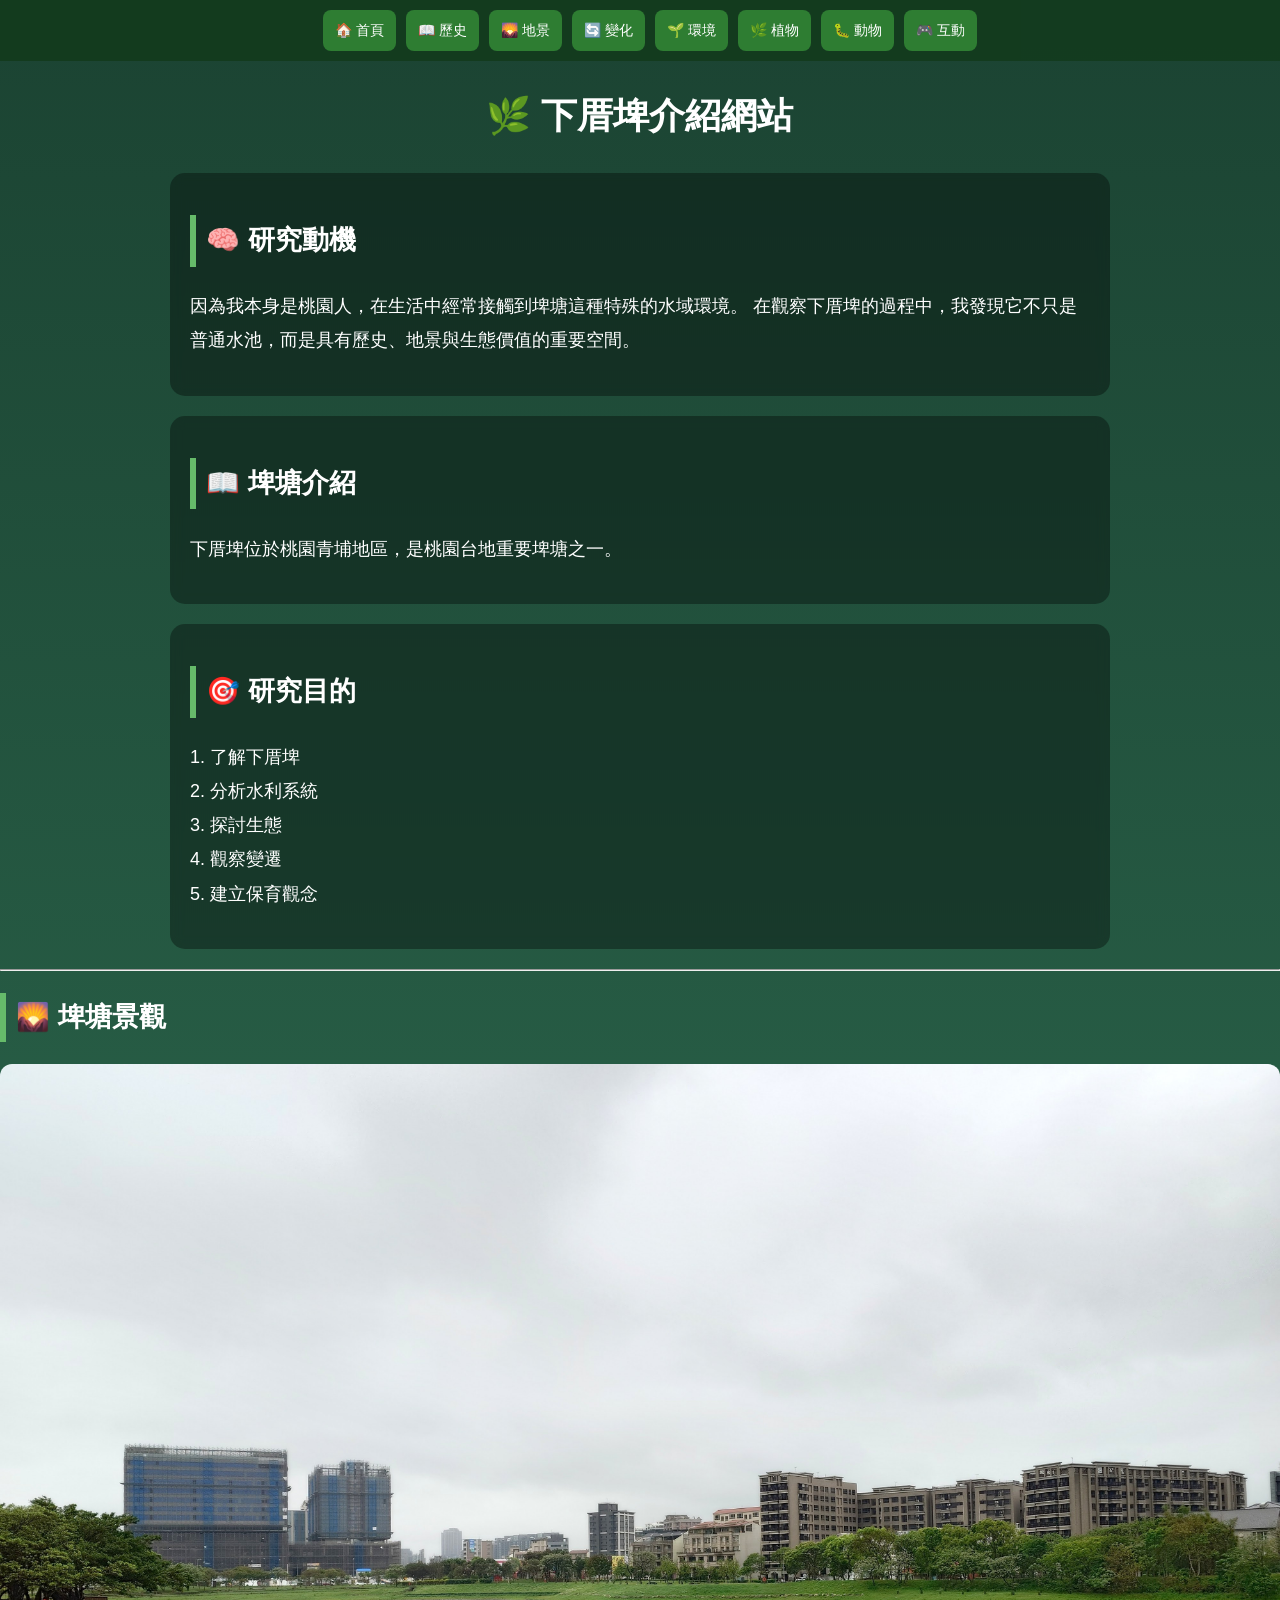
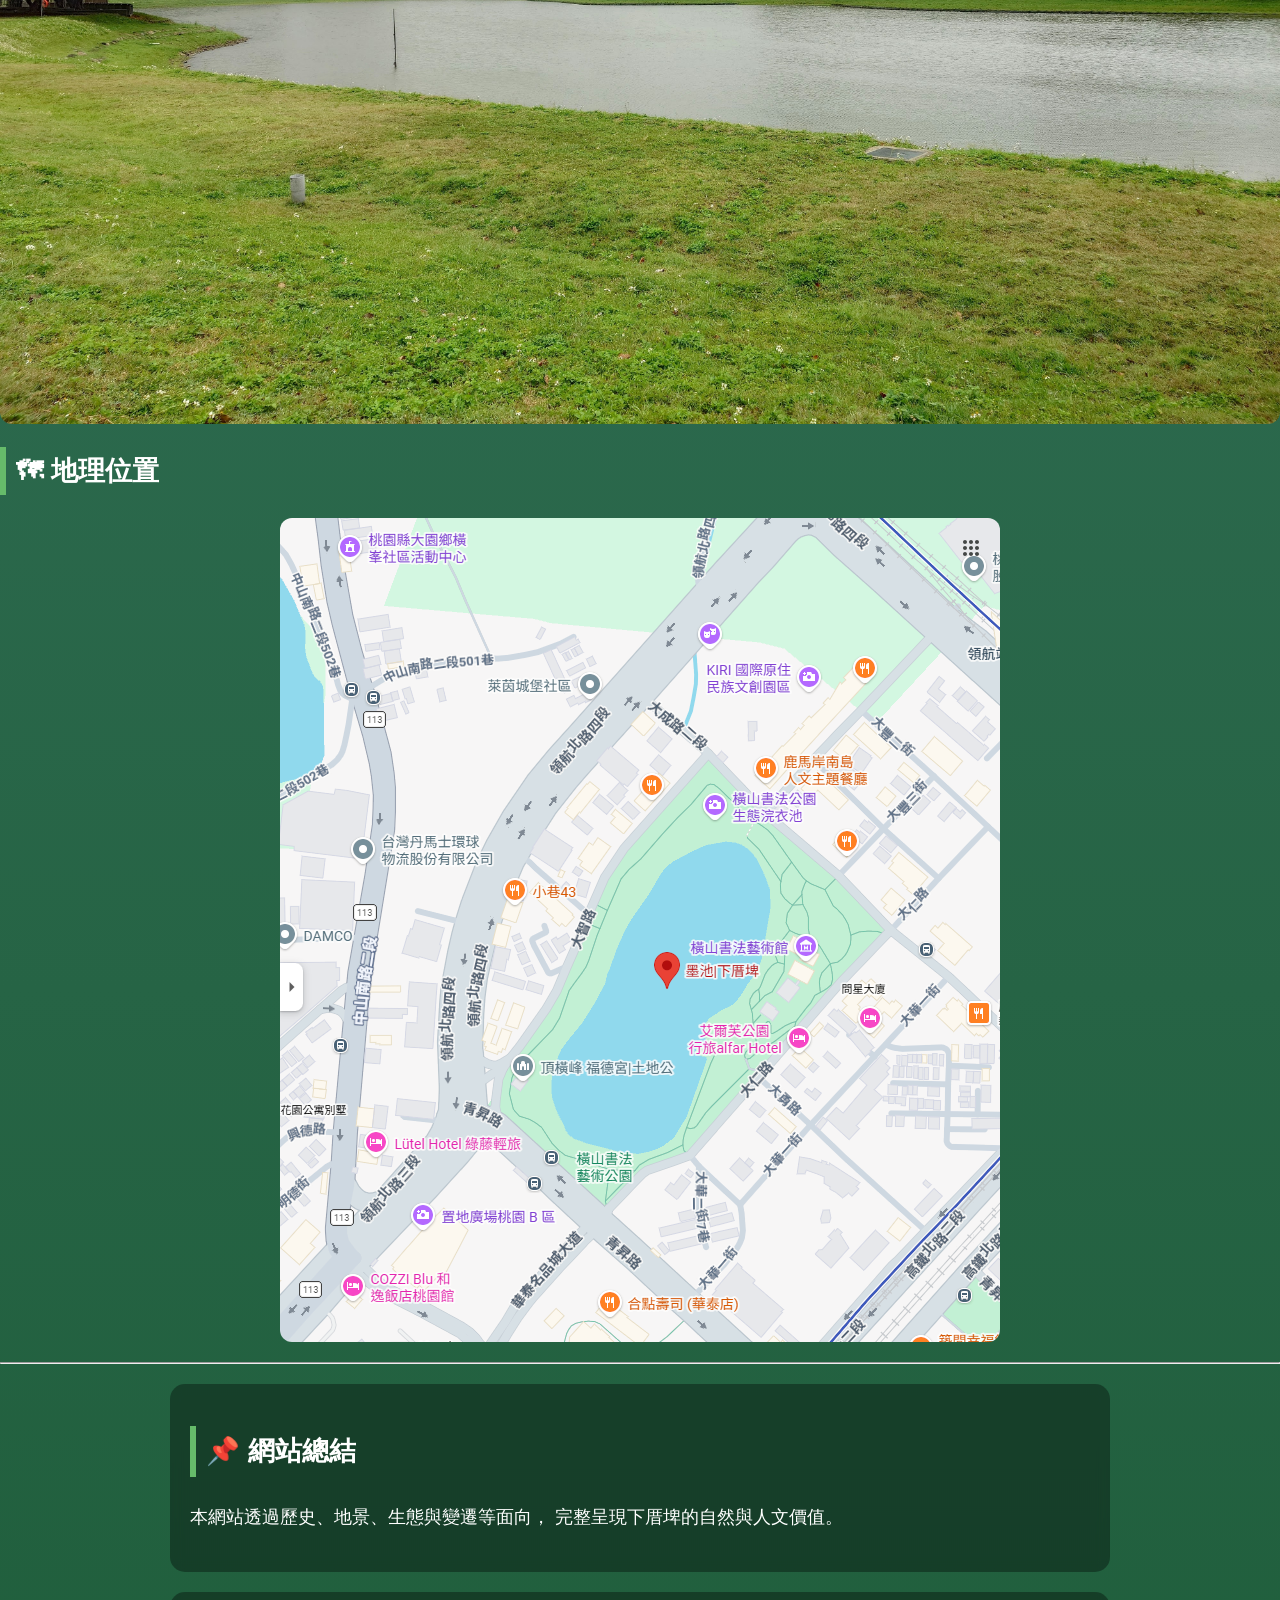
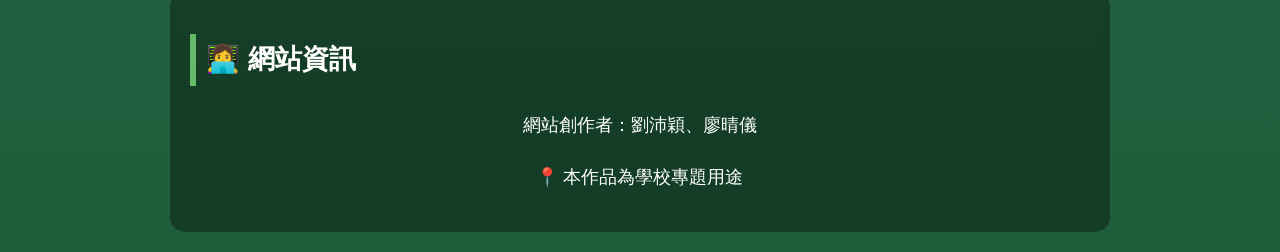
<file: index.html>
<!DOCTYPE html>
<html>
<head>
<meta charset="UTF-8">
<title>下厝埤介紹網站</title>

<meta name="viewport" content="width=device-width, initial-scale=1.0">

<style>
body{
  margin:0;
  font-family:Arial,sans-serif;
  background:linear-gradient(to bottom,#1b4332,#2d6a4f,#1f5e3b);
  color:white;
  padding-top:60px;
  font-size:18px;
  line-height:1.8;
}

/* 導覽列 */
.navbar{
  position:fixed;
  top:0;
  left:0;
  width:100%;
  background:rgba(20,60,30,0.95);
  display:flex;
  justify-content:center;
  gap:10px;
  padding:10px;
  z-index:999;
}

.navbar a{
  color:white;
  text-decoration:none;
  padding:8px 12px;
  border-radius:8px;
  background:#2e7d32;
  font-size:14px;
}

/* 標題 */
h1{
  text-align:center;
}

h2{
  border-left:6px solid #66bb6a;
  padding-left:10px;
}

/* 卡片 */
.card{
  max-width:900px;
  margin:20px auto;
  background:rgba(0,0,0,0.35);
  padding:20px;
  border-radius:15px;
  backdrop-filter:blur(6px);
  line-height:1.9;
}

/* 圖片 */
img{
  max-width:100%;
  height:auto;
  display:block;
  margin:20px auto;
  border-radius:12px;
}

/* 葉子動畫 */
.leaf{
  position:fixed;
  top:-50px;
  width:20px;
  height:20px;
  background:url("https://upload.wikimedia.org/wikipedia/commons/3/36/Leaf_icon_15.svg");
  background-size:cover;
  animation:fall linear infinite;
  opacity:0.7;
}

@keyframes fall{
  0%{transform:translateY(-10vh) rotate(0deg);}
  100%{transform:translateY(110vh) rotate(360deg);}
}
</style>
</head>

<body>

<div class="navbar">
  <a href="index.html">🏠 首頁</a>
  <a href="history.html">📖 歷史</a>
  <a href="geography.html">🌄 地景</a>
  <a href="change.html">🔄 變化</a>
  <a href="environment.html">🌱 環境</a>
  <a href="plants.html">🌿 植物</a>
  <a href="insects.html">🐛 動物</a>
  <a href="game.html">🎮 互動</a>
</div>

<h1>🌿 下厝埤介紹網站</h1>

<div class="card">
<h2>🧠 研究動機</h2>
<p>
因為我本身是桃園人，在生活中經常接觸到埤塘這種特殊的水域環境。
在觀察下厝埤的過程中，我發現它不只是普通水池，而是具有歷史、地景與生態價值的重要空間。
</p>
</div>

<div class="card">
<h2>📖 埤塘介紹</h2>
<p>下厝埤位於桃園青埔地區，是桃園台地重要埤塘之一。</p>
</div>

<div class="card">
<h2>🎯 研究目的</h2>
<p>
1. 了解下厝埤<br>
2. 分析水利系統<br>
3. 探討生態<br>
4. 觀察變遷<br>
5. 建立保育觀念
</p>
</div>

<hr>

<h2>🌄 埤塘景觀</h2>
<img src="images/pond.png">

<h2>🗺 地理位置</h2>
<img src="images/map.png">

<hr>

<div class="card">
<h2>📌 網站總結</h2>
<p>
本網站透過歷史、地景、生態與變遷等面向，
完整呈現下厝埤的自然與人文價值。
</p>
</div>

<div class="card">
<h2>👩‍💻 網站資訊</h2>
<p style="text-align:center;">
網站創作者：劉沛穎、廖晴儀
</p>
<p style="text-align:center;">
📍 本作品為學校專題用途
</p>
</div>

<!-- 葉子 -->
<div class="leaf" style="left:10%; animation-duration:6s;"></div>
<div class="leaf" style="left:25%; animation-duration:8s;"></div>
<div class="leaf" style="left:40%; animation-duration:7s;"></div>
<div class="leaf" style="left:60%; animation-duration:9s;"></div>
<div class="leaf" style="left:80%; animation-duration:6.5s;"></div>

</body>
</html>
</file>
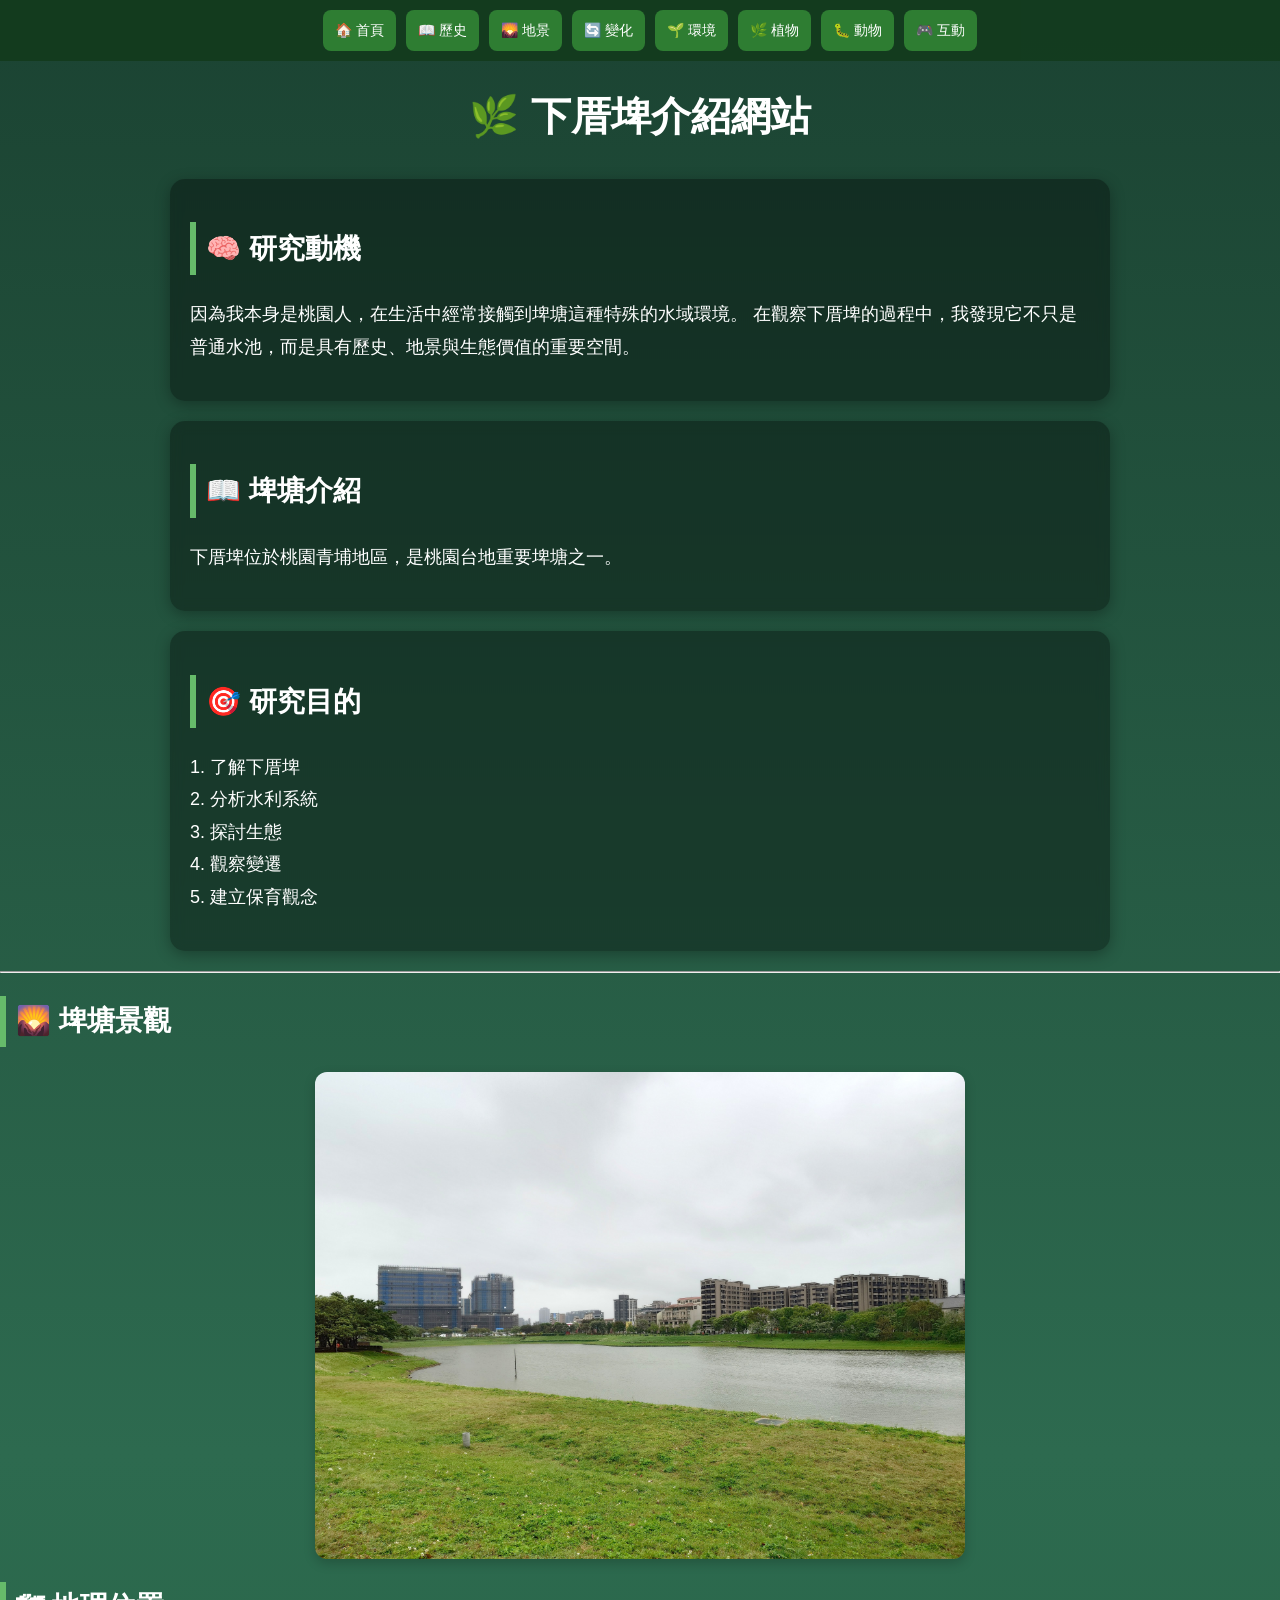
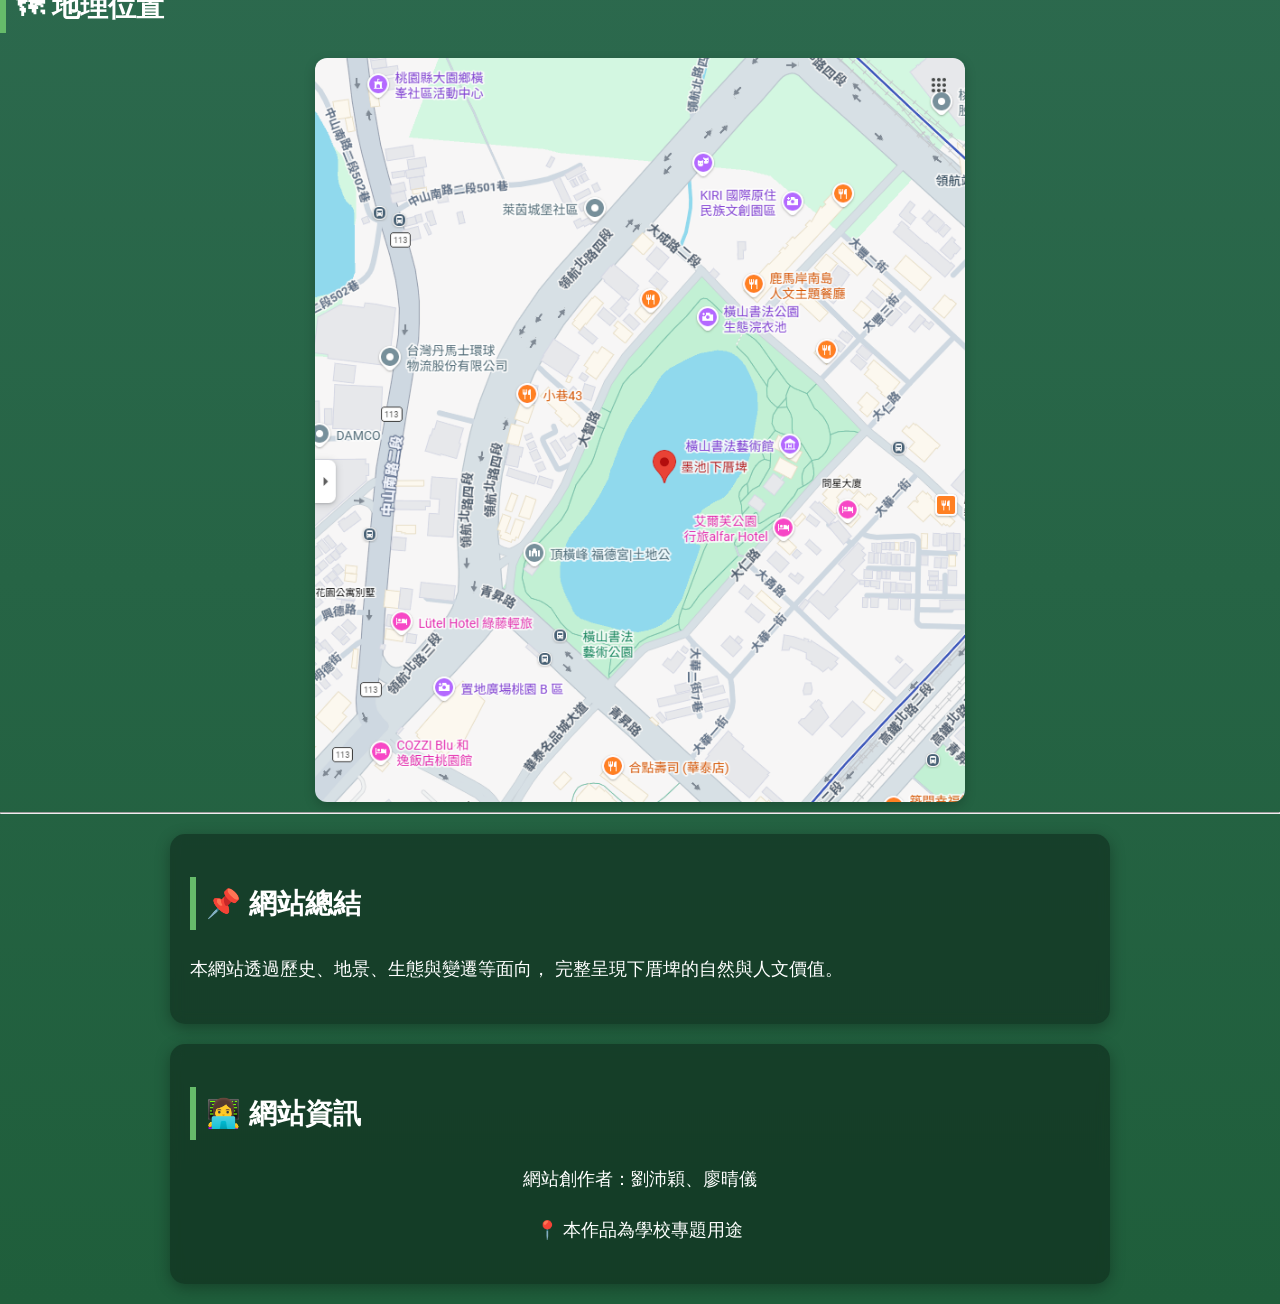
<file: taoyuan-Xiachu-Pond-main/index.html>
<!DOCTYPE html>
<html>
<head>
  <meta charset="UTF-8">
  <title>下厝埤介紹網站</title>

  <link rel="stylesheet" href="style.css">
  <meta name="viewport" content="width=device-width, initial-scale=1.0">

  <style>
  body{
    margin:0;
    font-family:Arial;
    background: linear-gradient(to bottom, #1b4332, #2d6a4f, #1f5e3b);
    color:white;
    padding-top:60px;
  }

  .navbar{
    position:fixed;
    top:0;
    width:100%;
    background:rgba(20,60,30,0.95);
    display:flex;
    justify-content:center;
    gap:10px;
    padding:10px;
    z-index:999;
  }

  .navbar a{
    color:white;
    text-decoration:none;
    padding:8px 12px;
    border-radius:8px;
    background:#2e7d32;
    font-size:14px;
  }

  .card{
    max-width:900px;
    margin:20px auto;
    background:rgba(0,0,0,0.35);
    padding:20px;
    border-radius:15px;
    backdrop-filter:blur(6px);
    line-height:1.9;
  }

  h1{
    text-align:center;
  }

  h2{
    border-left:6px solid #66bb6a;
    padding-left:10px;
  }

  img{
    width:100%;
    border-radius:12px;
    margin-bottom:10px;
  }

  /* 🍃 葉子動畫 */
  .leaf{
    position:fixed;
    top:-50px;
    width:20px;
    height:20px;
    background:url("https://upload.wikimedia.org/wikipedia/commons/3/36/Leaf_icon_15.svg");
    background-size:cover;
    animation:fall linear infinite;
    opacity:0.7;
  }

  @keyframes fall{
    0%{transform:translateY(-10vh) rotate(0deg);}
    100%{transform:translateY(110vh) rotate(360deg);}
  }
  </style>
</head>

<body>

<div class="navbar">
  <a href="index.html">🏠 首頁</a>
  <a href="history.html">📖 歷史</a>
  <a href="geography.html">🌄 地景</a>
  <a href="change.html">🔄 變化</a>
  <a href="environment.html">🌱 環境</a>
  <a href="plants.html">🌿 植物</a>
  <a href="insects.html">🐛 動物</a>
  <a href="game.html">🎮 互動</a>
</div>

<h1>🌿 下厝埤介紹網站</h1>

<!-- 🧠 研究動機 -->
<div class="card">
<h2>🧠 研究動機</h2>

<p>
因為我本身是桃園人，在生活中經常接觸到埤塘這種特殊的水域環境。
在觀察下厝埤的過程中，我發現它不只是普通水池，而是具有歷史、地景與生態價值的重要空間。
</p>
</div>

<!-- 📖 介紹 -->
<div class="card">
<h2>📖 埤塘介紹</h2>
<p>
下厝埤位於桃園青埔地區，是桃園台地重要埤塘之一。
</p>
</div>

<!-- 🎯 研究目的 -->
<div class="card">
<h2>🎯 研究目的</h2>

<p>
1. 了解下厝埤<br>
2. 分析水利系統<br>
3. 探討生態<br>
4. 觀察變遷<br>
5. 建立保育觀念
</p>
</div>

<hr>

<h2>🌄 埤塘景觀</h2>
<img src="images/pond.png">

<h2>🗺 地理位置</h2>
<img src="images/map.png">

<hr>

<!-- 📌 總結（只保留一個！） -->
<div class="card">
<h2>📌 網站總結</h2>

<p>
本網站透過歷史、地景、生態與變遷等面向，
完整呈現下厝埤的自然與人文價值。
</p>
</div>

<!-- 👩‍💻 作者 -->
<div class="card">
<h2>👩‍💻 網站資訊</h2>

<p style="text-align:center;">
網站創作者：劉沛穎、廖晴儀
</p>

<p style="text-align:center;">
📍 本作品為學校專題用途
</p>
</div>

<!-- 🍃 葉子動畫 -->
<div class="leaf" style="left:10%; animation-duration:6s;"></div>
<div class="leaf" style="left:25%; animation-duration:8s;"></div>
<div class="leaf" style="left:40%; animation-duration:7s;"></div>
<div class="leaf" style="left:60%; animation-duration:9s;"></div>
<div class="leaf" style="left:80%; animation-duration:6.5s;"></div>

</body>
</html>
</file>
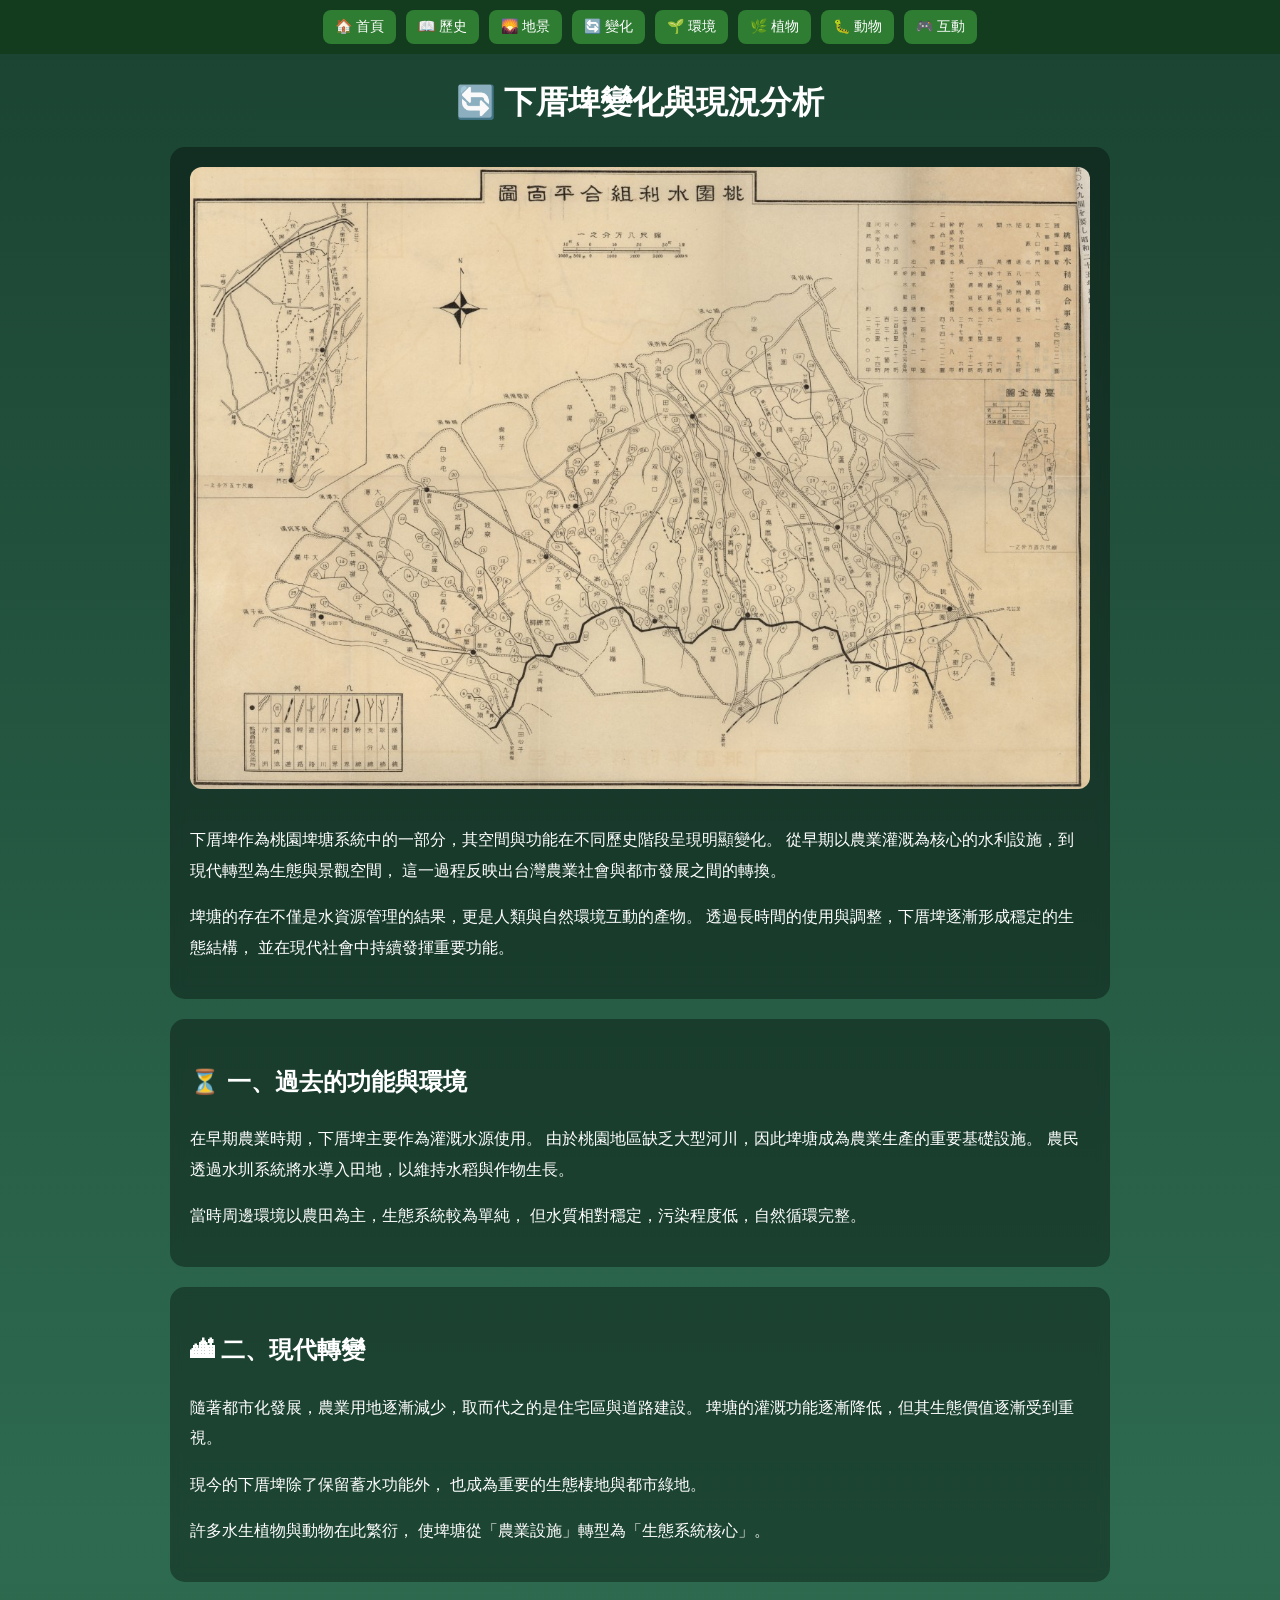
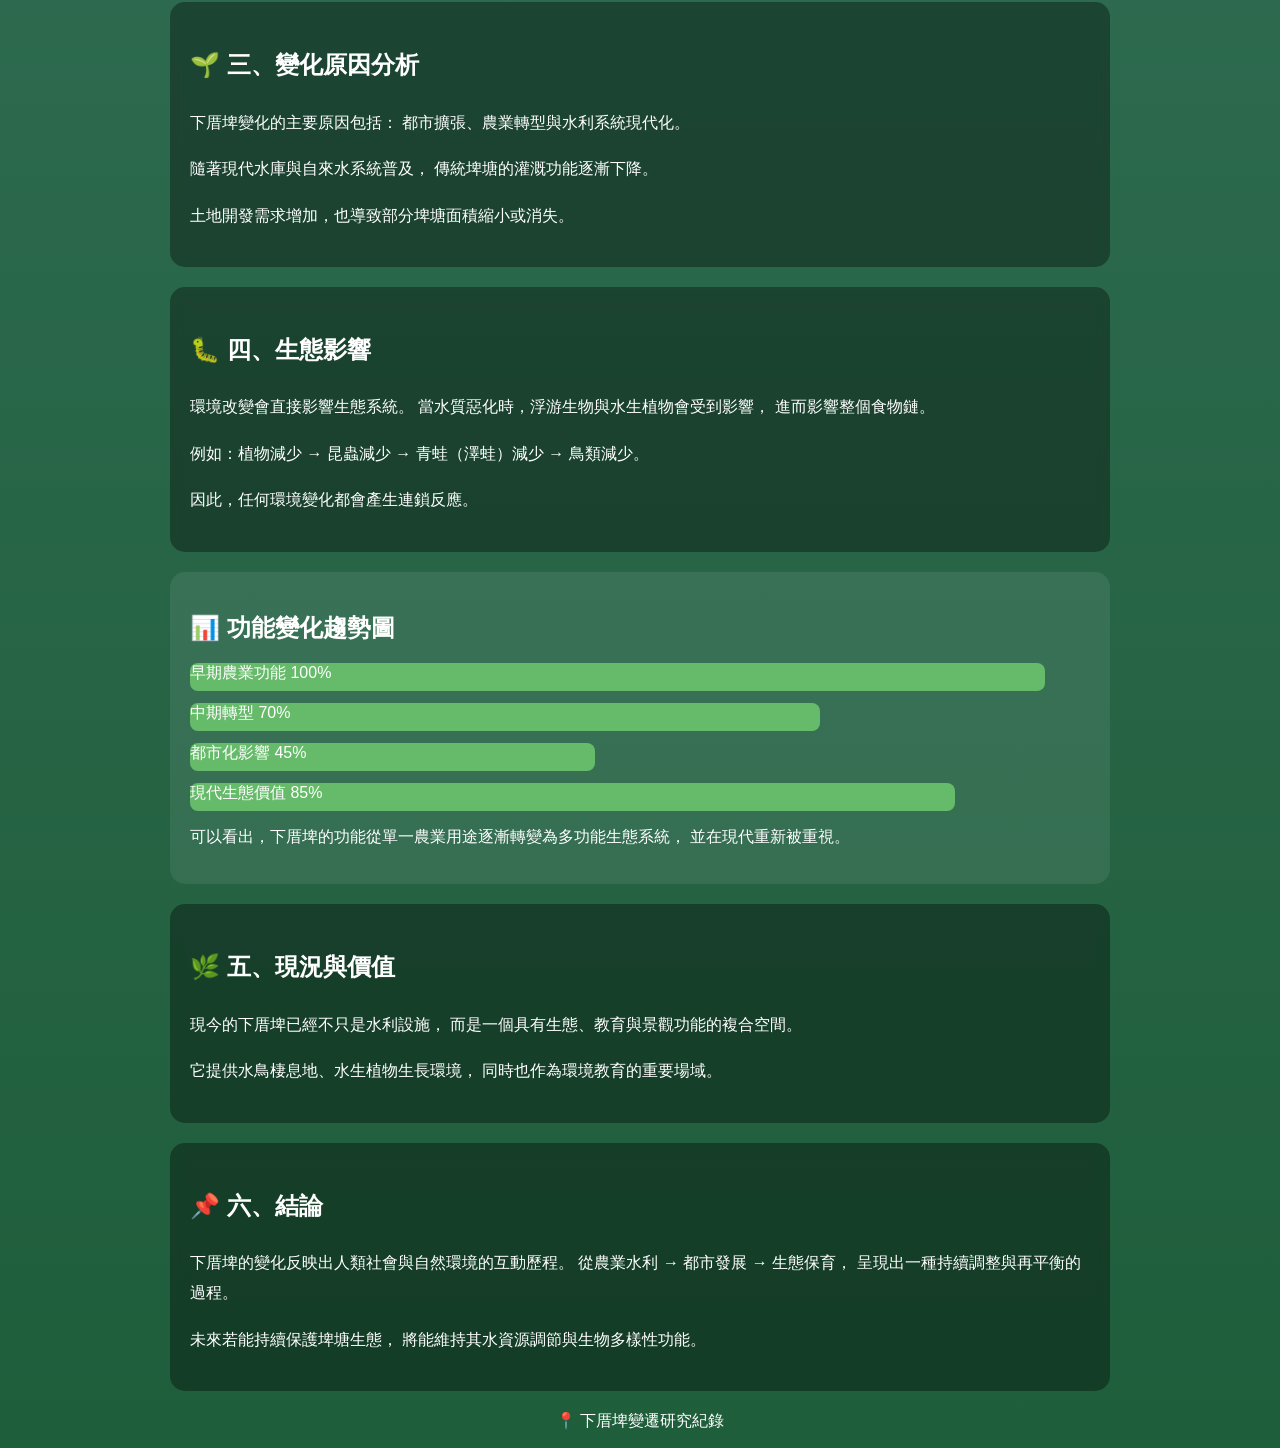
<file: change.html>
<!DOCTYPE html>
<html>
<head>
<meta charset="UTF-8">
<title>下厝埤變化與現況</title>

<style>
body{
  margin:0;
  font-family:Arial;
  background: linear-gradient(to bottom, #1b4332, #2d6a4f, #1f5e3b);
  color:white;
  padding-top:60px;
}

/* 導覽列 */
.navbar{
  position:fixed;
  top:0;
  width:100%;
  background:rgba(20,60,30,0.95);
  display:flex;
  justify-content:center;
  gap:10px;
  padding:10px;
  z-index:999;
}

.navbar a{
  color:white;
  text-decoration:none;
  padding:8px 12px;
  border-radius:8px;
  background:#2e7d32;
  font-size:14px;
}

/* 卡片 */
.card{
  max-width:900px;
  margin:20px auto;
  background:rgba(0,0,0,0.35);
  padding:20px;
  border-radius:15px;
  backdrop-filter:blur(6px);
  line-height:1.9;
}

/* 圖片 */
img{
  width:100%;
  border-radius:12px;
  margin-bottom:10px;
}

/* 圖表 */
.chart{
  max-width:900px;
  margin:20px auto;
  background:rgba(255,255,255,0.08);
  padding:20px;
  border-radius:15px;
}

.bar{
  height:28px;
  margin:12px 0;
  background:#66bb6a;
  border-radius:8px;
  animation:grow 2s ease-in-out;
}

@keyframes grow{
  from{width:0;}
}
</style>
</head>

<body>

<!-- 導覽列 -->
<div class="navbar">
  <a href="index.html">🏠 首頁</a>
  <a href="history.html">📖 歷史</a>
  <a href="geography.html">🌄 地景</a>
  <a href="change.html">🔄 變化</a>
  <a href="environment.html">🌱 環境</a>
  <a href="plants.html">🌿 植物</a>
  <a href="insects.html">🐛 動物</a>
  <a href="game.html">🎮 互動</a>
</div>

<h1 style="text-align:center;">🔄 下厝埤變化與現況分析</h1>

<!-- 圖片 -->
<div class="card">
<img src="images/變遷.jpg" alt="下厝埤變遷">

<p>
下厝埤作為桃園埤塘系統中的一部分，其空間與功能在不同歷史階段呈現明顯變化。
從早期以農業灌溉為核心的水利設施，到現代轉型為生態與景觀空間，
這一過程反映出台灣農業社會與都市發展之間的轉換。
</p>

<p>
埤塘的存在不僅是水資源管理的結果，更是人類與自然環境互動的產物。
透過長時間的使用與調整，下厝埤逐漸形成穩定的生態結構，
並在現代社會中持續發揮重要功能。
</p>
</div>

<!-- 過去 -->
<div class="card">
<h2>⏳ 一、過去的功能與環境</h2>

<p>
在早期農業時期，下厝埤主要作為灌溉水源使用。
由於桃園地區缺乏大型河川，因此埤塘成為農業生產的重要基礎設施。
農民透過水圳系統將水導入田地，以維持水稻與作物生長。
</p>

<p>
當時周邊環境以農田為主，生態系統較為單純，
但水質相對穩定，污染程度低，自然循環完整。
</p>
</div>

<!-- 現在 -->
<div class="card">
<h2>🏙 二、現代轉變</h2>

<p>
隨著都市化發展，農業用地逐漸減少，取而代之的是住宅區與道路建設。
埤塘的灌溉功能逐漸降低，但其生態價值逐漸受到重視。
</p>

<p>
現今的下厝埤除了保留蓄水功能外，
也成為重要的生態棲地與都市綠地。
</p>

<p>
許多水生植物與動物在此繁衍，
使埤塘從「農業設施」轉型為「生態系統核心」。
</p>
</div>

<!-- 變化原因 -->
<div class="card">
<h2>🌱 三、變化原因分析</h2>

<p>
下厝埤變化的主要原因包括：
都市擴張、農業轉型與水利系統現代化。
</p>

<p>
隨著現代水庫與自來水系統普及，
傳統埤塘的灌溉功能逐漸下降。
</p>

<p>
土地開發需求增加，也導致部分埤塘面積縮小或消失。
</p>
</div>

<!-- 生態影響 -->
<div class="card">
<h2>🐛 四、生態影響</h2>

<p>
環境改變會直接影響生態系統。
當水質惡化時，浮游生物與水生植物會受到影響，
進而影響整個食物鏈。
</p>

<p>
例如：植物減少 → 昆蟲減少 → 青蛙（澤蛙）減少 → 鳥類減少。
</p>

<p>
因此，任何環境變化都會產生連鎖反應。
</p>
</div>

<!-- 圖表 -->
<div class="chart">
<h2>📊 功能變化趨勢圖</h2>

<div class="bar" style="width:95%;">早期農業功能 100%</div>
<div class="bar" style="width:70%;">中期轉型 70%</div>
<div class="bar" style="width:45%;">都市化影響 45%</div>
<div class="bar" style="width:85%;">現代生態價值 85%</div>

<p>
可以看出，下厝埤的功能從單一農業用途逐漸轉變為多功能生態系統，
並在現代重新被重視。
</p>
</div>

<!-- 現況 -->
<div class="card">
<h2>🌿 五、現況與價值</h2>

<p>
現今的下厝埤已經不只是水利設施，
而是一個具有生態、教育與景觀功能的複合空間。
</p>

<p>
它提供水鳥棲息地、水生植物生長環境，
同時也作為環境教育的重要場域。
</p>
</div>

<!-- 結論 -->
<div class="card">
<h2>📌 六、結論</h2>

<p>
下厝埤的變化反映出人類社會與自然環境的互動歷程。
從農業水利 → 都市發展 → 生態保育，
呈現出一種持續調整與再平衡的過程。
</p>

<p>
未來若能持續保護埤塘生態，
將能維持其水資源調節與生物多樣性功能。
</p>
</div>

<p style="text-align:center;">📍 下厝埤變遷研究紀錄</p>

</body>
</html>
</file>
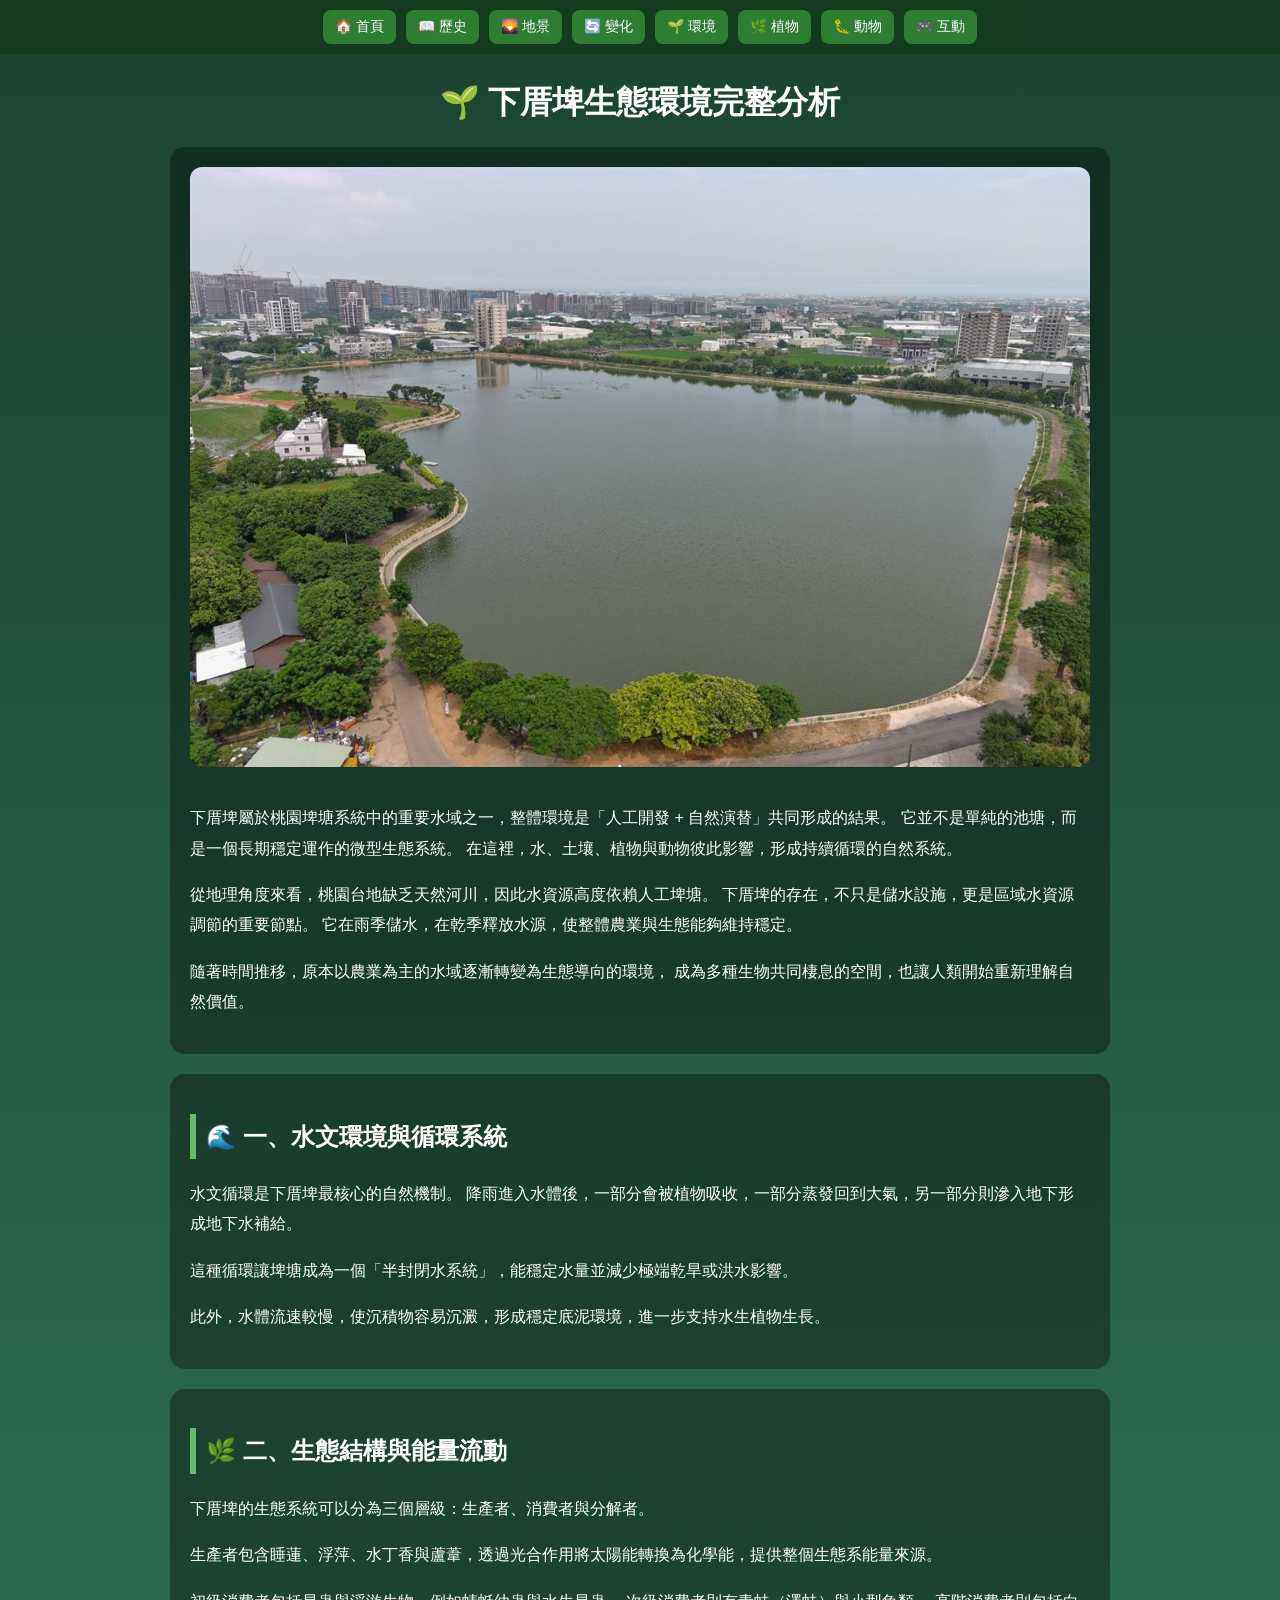
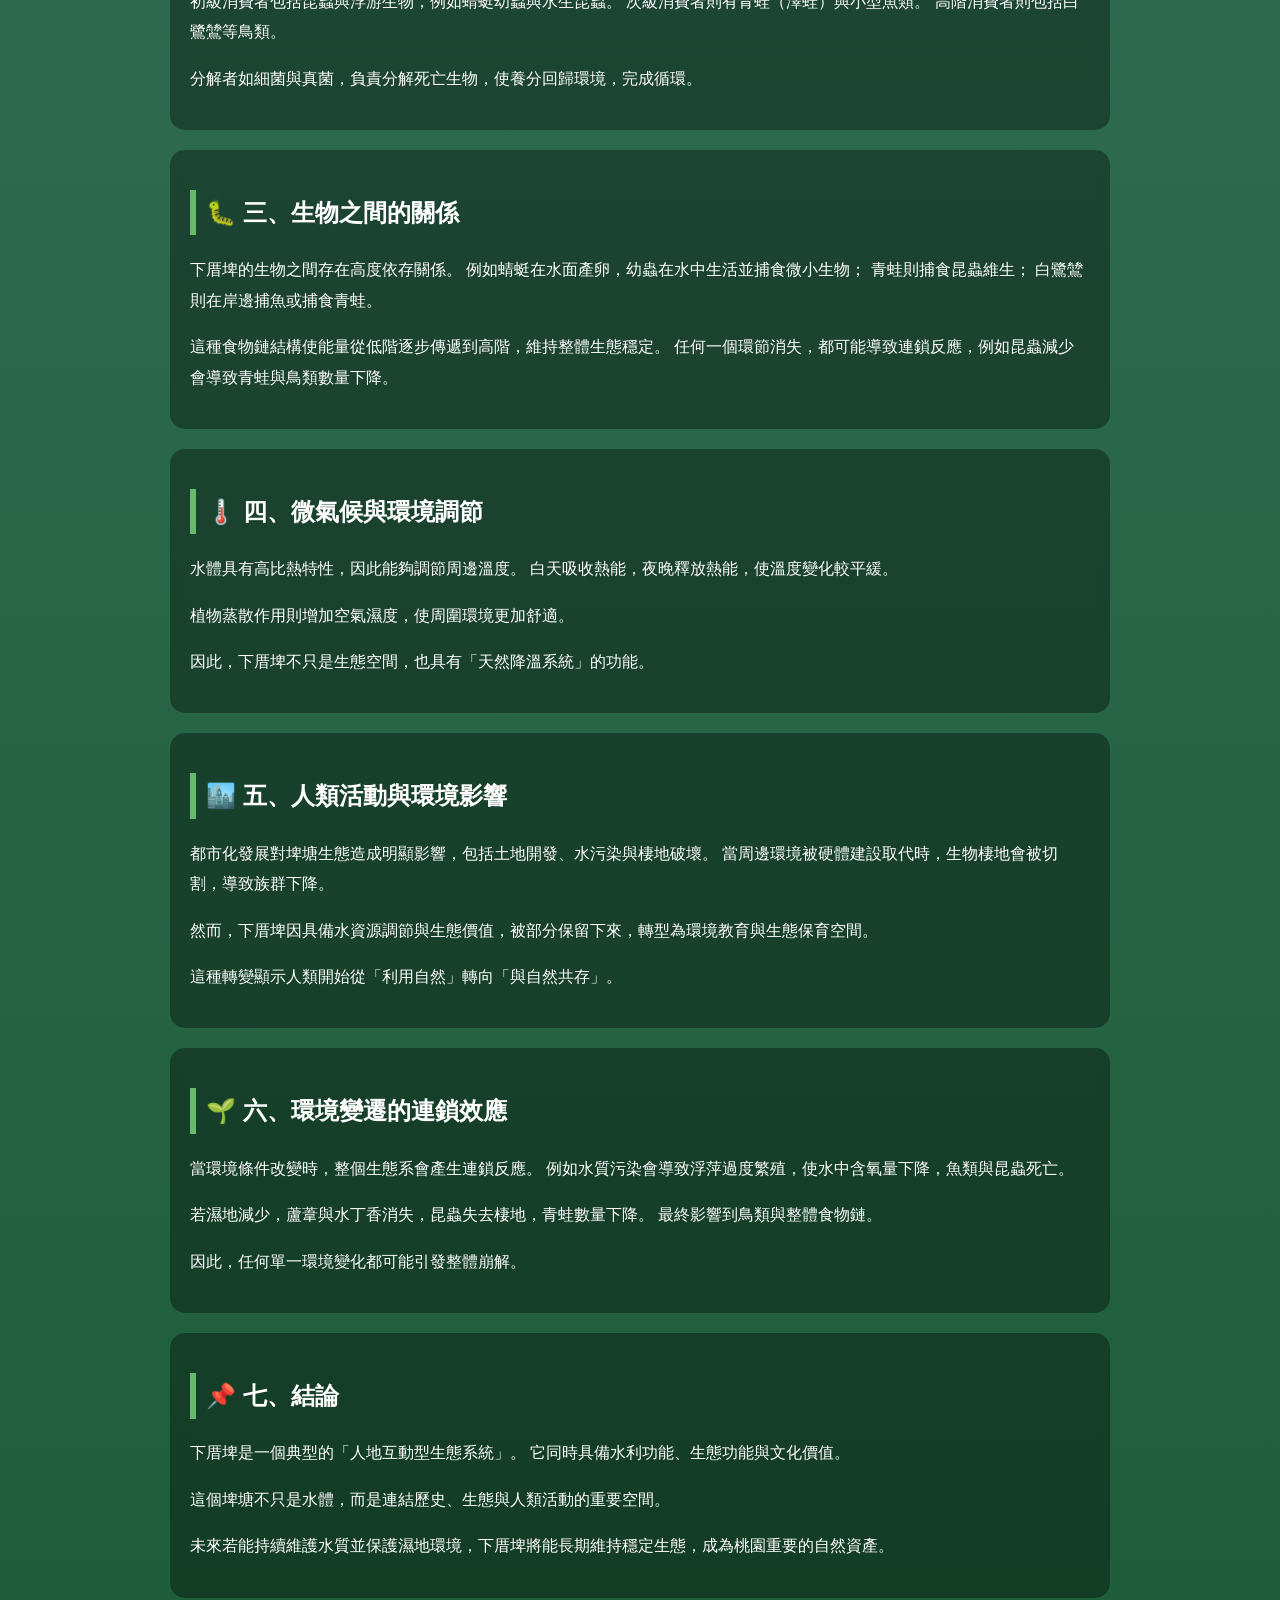
<file: environment.html>
<!DOCTYPE html>
<html>
<head>
<meta charset="UTF-8">
<title>下厝埤生態環境</title>

<style>
body{
  margin:0;
  font-family:Arial;
  background: linear-gradient(to bottom, #1b4332, #2d6a4f, #1f5e3b);
  color:white;
  padding-top:60px;
}

.navbar{
  position:fixed;
  top:0;
  width:100%;
  background:rgba(20,60,30,0.95);
  display:flex;
  justify-content:center;
  gap:10px;
  padding:10px;
  z-index:999;
}

.navbar a{
  color:white;
  text-decoration:none;
  padding:8px 12px;
  border-radius:8px;
  background:#2e7d32;
  font-size:14px;
}

.card{
  max-width:900px;
  margin:20px auto;
  background:rgba(0,0,0,0.35);
  padding:20px;
  border-radius:15px;
  backdrop-filter:blur(6px);
  line-height:1.9;
}

h1{text-align:center;}
h2{
  border-left:6px solid #66bb6a;
  padding-left:10px;
}

img{
  width:100%;
  border-radius:12px;
  margin-bottom:10px;
}
</style>
</head>

<body>

<div class="navbar">
<a href="index.html">🏠 首頁</a>
<a href="history.html">📖 歷史</a>
<a href="geography.html">🌄 地景</a>
<a href="change.html">🔄 變化</a>
<a href="environment.html">🌱 環境</a>
<a href="plants.html">🌿 植物</a>
<a href="insects.html">🐛 動物</a>
<a href="game.html">🎮 互動</a>
</div>

<h1>🌱 下厝埤生態環境完整分析</h1>

<div class="card">
<img src="images/環境.jfif">

<p>
下厝埤屬於桃園埤塘系統中的重要水域之一，整體環境是「人工開發 + 自然演替」共同形成的結果。
它並不是單純的池塘，而是一個長期穩定運作的微型生態系統。
在這裡，水、土壤、植物與動物彼此影響，形成持續循環的自然系統。
</p>

<p>
從地理角度來看，桃園台地缺乏天然河川，因此水資源高度依賴人工埤塘。
下厝埤的存在，不只是儲水設施，更是區域水資源調節的重要節點。
它在雨季儲水，在乾季釋放水源，使整體農業與生態能夠維持穩定。
</p>

<p>
隨著時間推移，原本以農業為主的水域逐漸轉變為生態導向的環境，
成為多種生物共同棲息的空間，也讓人類開始重新理解自然價值。
</p>
</div>

<div class="card">
<h2>🌊 一、水文環境與循環系統</h2>

<p>
水文循環是下厝埤最核心的自然機制。
降雨進入水體後，一部分會被植物吸收，一部分蒸發回到大氣，另一部分則滲入地下形成地下水補給。
</p>

<p>
這種循環讓埤塘成為一個「半封閉水系統」，能穩定水量並減少極端乾旱或洪水影響。
</p>

<p>
此外，水體流速較慢，使沉積物容易沉澱，形成穩定底泥環境，進一步支持水生植物生長。
</p>
</div>

<div class="card">
<h2>🌿 二、生態結構與能量流動</h2>

<p>
下厝埤的生態系統可以分為三個層級：生產者、消費者與分解者。
</p>

<p>
生產者包含睡蓮、浮萍、水丁香與蘆葦，透過光合作用將太陽能轉換為化學能，提供整個生態系能量來源。
</p>

<p>
初級消費者包括昆蟲與浮游生物，例如蜻蜓幼蟲與水生昆蟲。
次級消費者則有青蛙（澤蛙）與小型魚類。
高階消費者則包括白鷺鷥等鳥類。
</p>

<p>
分解者如細菌與真菌，負責分解死亡生物，使養分回歸環境，完成循環。
</p>
</div>

<div class="card">
<h2>🐛 三、生物之間的關係</h2>

<p>
下厝埤的生物之間存在高度依存關係。
例如蜻蜓在水面產卵，幼蟲在水中生活並捕食微小生物；
青蛙則捕食昆蟲維生；
白鷺鷥則在岸邊捕魚或捕食青蛙。
</p>

<p>
這種食物鏈結構使能量從低階逐步傳遞到高階，維持整體生態穩定。
任何一個環節消失，都可能導致連鎖反應，例如昆蟲減少會導致青蛙與鳥類數量下降。
</p>
</div>

<div class="card">
<h2>🌡️ 四、微氣候與環境調節</h2>

<p>
水體具有高比熱特性，因此能夠調節周邊溫度。
白天吸收熱能，夜晚釋放熱能，使溫度變化較平緩。
</p>

<p>
植物蒸散作用則增加空氣濕度，使周圍環境更加舒適。
</p>

<p>
因此，下厝埤不只是生態空間，也具有「天然降溫系統」的功能。
</p>
</div>

<div class="card">
<h2>🏙️ 五、人類活動與環境影響</h2>

<p>
都市化發展對埤塘生態造成明顯影響，包括土地開發、水污染與棲地破壞。
當周邊環境被硬體建設取代時，生物棲地會被切割，導致族群下降。
</p>

<p>
然而，下厝埤因具備水資源調節與生態價值，被部分保留下來，轉型為環境教育與生態保育空間。
</p>

<p>
這種轉變顯示人類開始從「利用自然」轉向「與自然共存」。
</p>
</div>

<div class="card">
<h2>🌱 六、環境變遷的連鎖效應</h2>

<p>
當環境條件改變時，整個生態系會產生連鎖反應。
例如水質污染會導致浮萍過度繁殖，使水中含氧量下降，魚類與昆蟲死亡。
</p>

<p>
若濕地減少，蘆葦與水丁香消失，昆蟲失去棲地，青蛙數量下降。
最終影響到鳥類與整體食物鏈。
</p>

<p>
因此，任何單一環境變化都可能引發整體崩解。
</p>
</div>

<div class="card">
<h2>📌 七、結論</h2>

<p>
下厝埤是一個典型的「人地互動型生態系統」。
它同時具備水利功能、生態功能與文化價值。
</p>

<p>
這個埤塘不只是水體，而是連結歷史、生態與人類活動的重要空間。
</p>

<p>
未來若能持續維護水質並保護濕地環境，下厝埤將能長期維持穩定生態，成為桃園重要的自然資產。
</p>
</div>

</body>
</html>
</file>
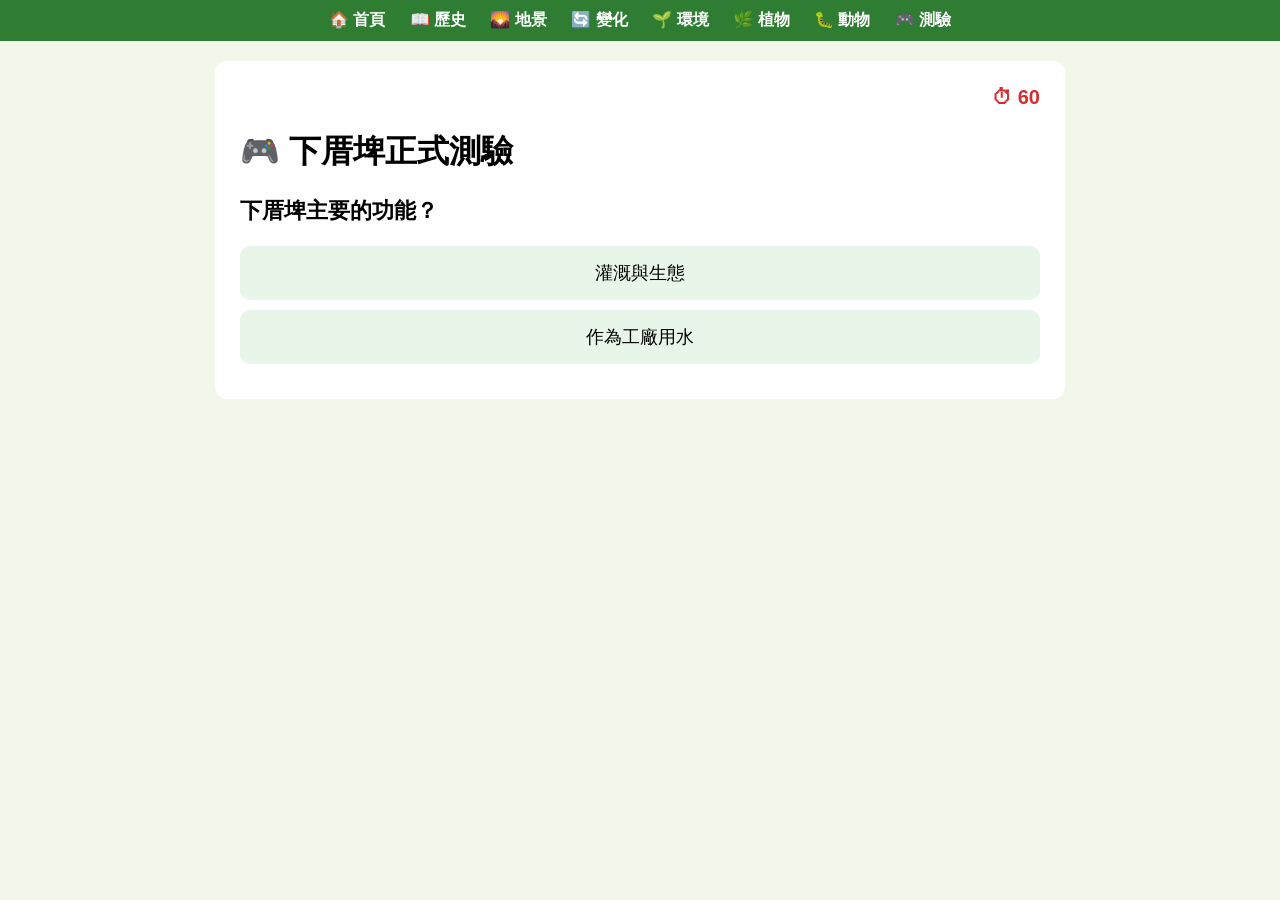
<file: game.html>
<!DOCTYPE html>
<html>
<head>
<meta charset="UTF-8">
<title>下厝埤正式測驗</title>

<style>
body{
  font-family: Arial;
  background:#f1f8e9;
  margin:0;
}

.navbar{
  background:#2e7d32;
  padding:10px;
  text-align:center;
  position:sticky;
  top:0;
}

.navbar a{
  color:white;
  margin:10px;
  text-decoration:none;
  font-weight:bold;
}

.card{
  max-width:800px;
  margin:20px auto;
  background:white;
  padding:25px;
  border-radius:12px;
}

/* ⏱ */
#timer{
  font-size:20px;
  font-weight:bold;
  color:#d32f2f;
  text-align:right;
}

/* 題目 */
#question{
  font-size:22px;
  font-weight:bold;
  margin:20px 0;
}

/* 選項 */
#answers button{
  display:block;
  width:100%;
  padding:15px;
  margin:10px 0;
  font-size:18px;
  border:none;
  border-radius:10px;
  background:#e8f5e9;
  cursor:pointer;
}

.correct{background:#a5d6a7 !important;}
.wrong{background:#ef9a9a !important;}

/* 🎉 動畫結果 */
.resultBox{
  text-align:center;
  animation: pop 0.6s ease;
}

@keyframes pop{
  0%{transform:scale(0.6);opacity:0;}
  100%{transform:scale(1);opacity:1;}
}

.grade{
  font-size:28px;
  font-weight:bold;
  margin-top:10px;
}
</style>
</head>

<body>

<div class="navbar">
  <a href="index.html">🏠 首頁</a>
  <a href="history.html">📖 歷史</a>
  <a href="geography.html">🌄 地景</a>
  <a href="change.html">🔄 變化</a>
  <a href="environment.html">🌱 環境</a>
  <a href="plants.html">🌿 植物</a>
  <a href="insects.html">🐛 動物</a>
  <a href="game.html">🎮 測驗</a>
</div>

<div class="card">

<div id="timer">⏱ 60</div>

<h1>🎮 下厝埤正式測驗</h1>

<p id="question"></p>

<div id="answers"></div>

<div id="review"></div>

</div>

<script>

let time = 60;
let score = 0;
let index = 0;
let timer;

let wrongList = [];

const quiz = [
{q:"下厝埤主要的功能？",a:["灌溉與生態","作為工廠用水"],c:0,exp:"早期作為農業灌溉與蓄水"},
{q:"埤塘形成的原因？",a:["降雨不均","火山爆發"],c:0,exp:"桃園降雨不均需蓄水"},
{q:"白鷺鷥出現代表？",a:["生態良好","污染嚴重"],c:0,exp:"屬於環境指標鳥類"},
{q:"蜻蜓幼蟲在哪？",a:["水中","天空"],c:0,exp:"稚蟲生活在水域"},
{q:"澤蛙屬於？",a:["兩棲類","哺乳類"],c:0,exp:"可水陸生活"},
{q:"植物的角色？",a:["生產者","消費者"],c:0,exp:"行光合作用"},
{q:"埤塘的功能？",a:["水資源調節","釣魚的地方"],c:0,exp:"儲水與調節水量"},
{q:"生態的核心？",a:["以動植物的食物鏈維持生態","讓人類可以獵捕動物、採摘植物"],c:0,exp:"維持生態系運作"}
];

function startTimer(){
  timer = setInterval(()=>{
    time--;
    document.getElementById("timer").innerText = "⏱ " + time;

    if(time <= 0){
      time = 0;
      finish();
    }
  },1000);
}

function load(){
  if(index >= quiz.length){
    finish();
    return;
  }

  let q = quiz[index];
  document.getElementById("question").innerText = q.q;

  let html = "";
  q.a.forEach((a,i)=>{
    html += `<button onclick="answer(this,${i})">${a}</button>`;
  });

  document.getElementById("answers").innerHTML = html;
}

function answer(btn,i){

  let q = quiz[index];
  let buttons = document.querySelectorAll("#answers button");

  buttons.forEach(b => b.disabled = true);

  let correct = (i === q.c);

  if(correct){
    score++;
    btn.classList.add("correct");
  }else{
    btn.classList.add("wrong");
    wrongList.push({
      question:q.q,
      your:i,
      correct:q.a[q.c],
      explanation:q.exp
    });
  }

  setTimeout(()=>{
    index++;
    load();
  },600);
}

function finish(){
  clearInterval(timer);

  let grade = "";
  let percent = score / quiz.length;

  if(percent >= 0.8) grade = "A 🌟 優秀";
  else if(percent >= 0.6) grade = "B 🌿 普通";
  else grade = "C 🌱 加油";

  document.getElementById("question").innerHTML =
    `<div class="resultBox">
      🎉 測驗完成<br><br>
      分數：${score} / ${quiz.length}<br>
      <div class="grade">${grade}</div>
    </div>`;

  let reviewHTML = "<h2>📌 錯題回顧</h2>";

  if(wrongList.length === 0){
    reviewHTML += "<p>全部答對 🎉 很棒！</p>";
  }else{
    wrongList.forEach(w=>{
      reviewHTML += `
        <div class="card">
          <p><b>題目：</b>${w.question}</p>
          <p><b>正確答案：</b>${w.correct}</p>
          <p><b>解析：</b>${w.explanation}</p>
        </div>
      `;
    });
  }

  document.getElementById("answers").innerHTML = "";
  document.getElementById("review").innerHTML = reviewHTML;
}

load();
startTimer();

</script>

</body>
</html>
</file>
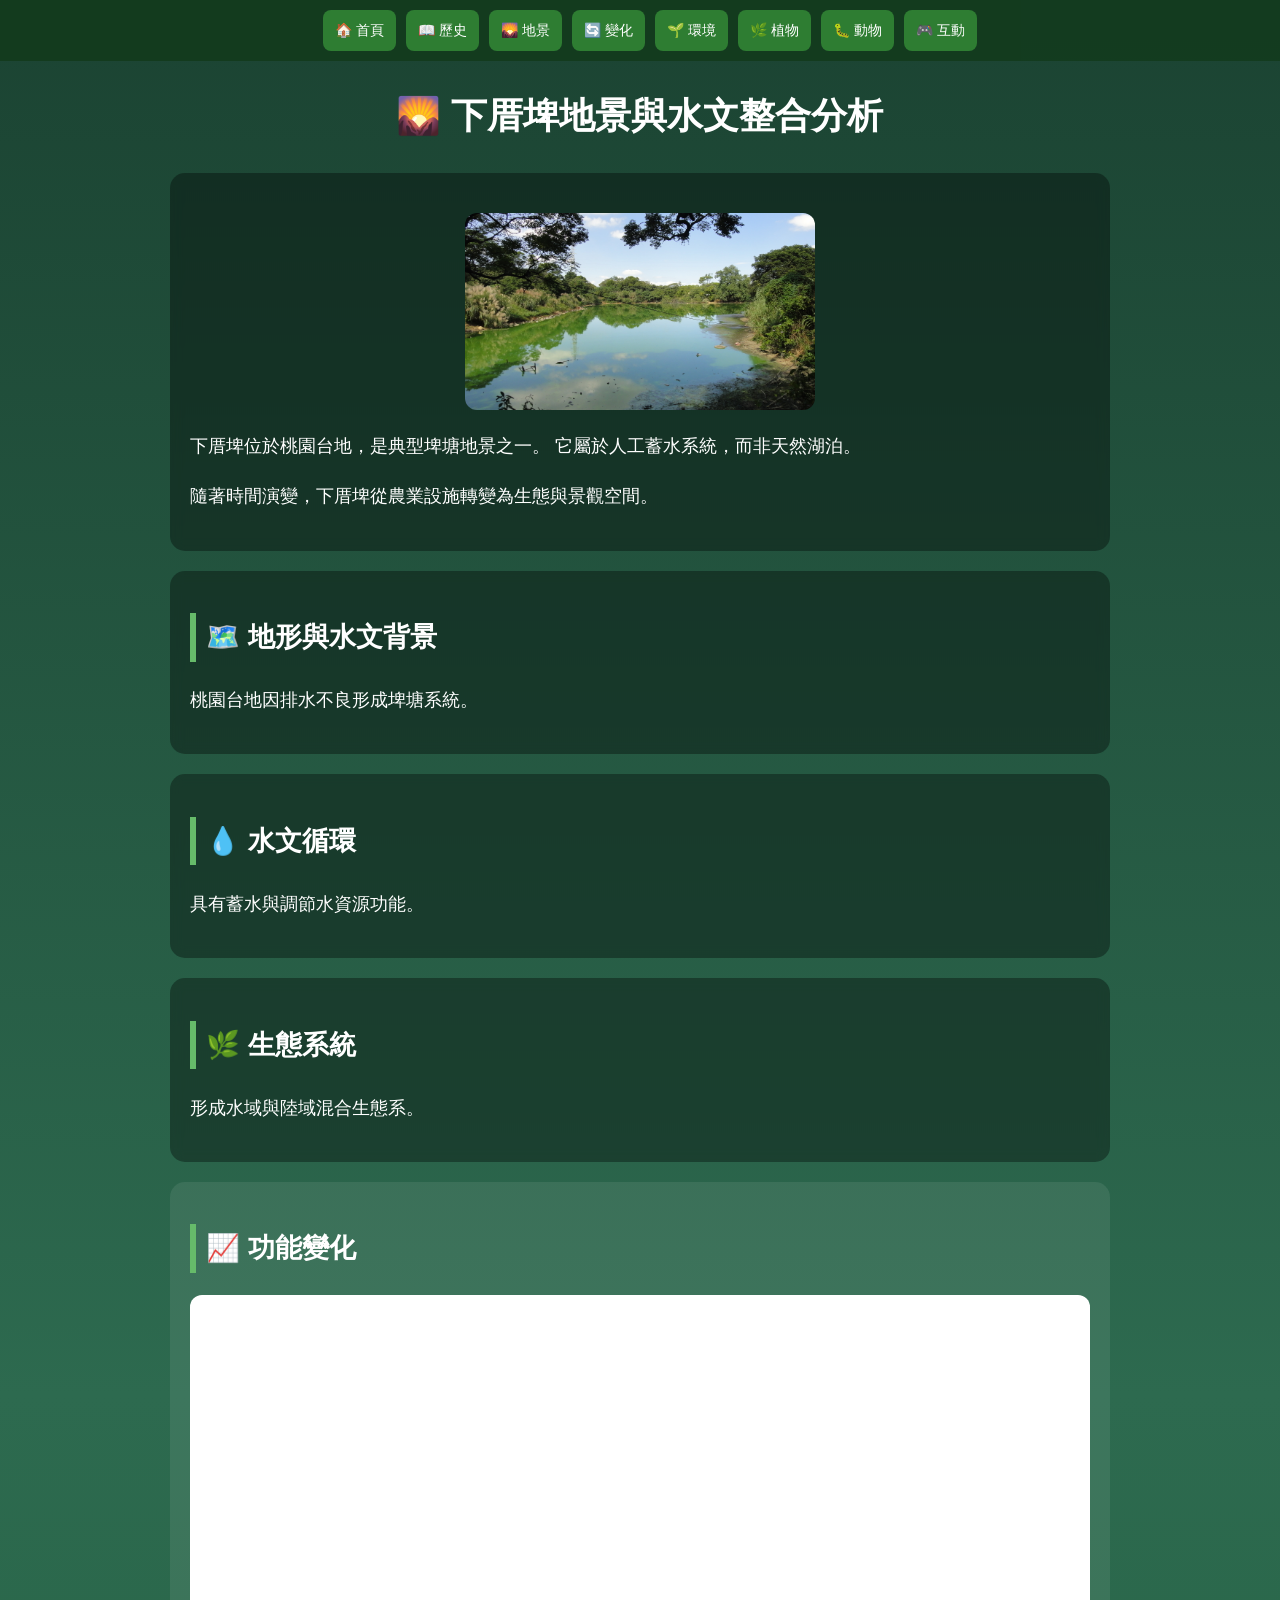
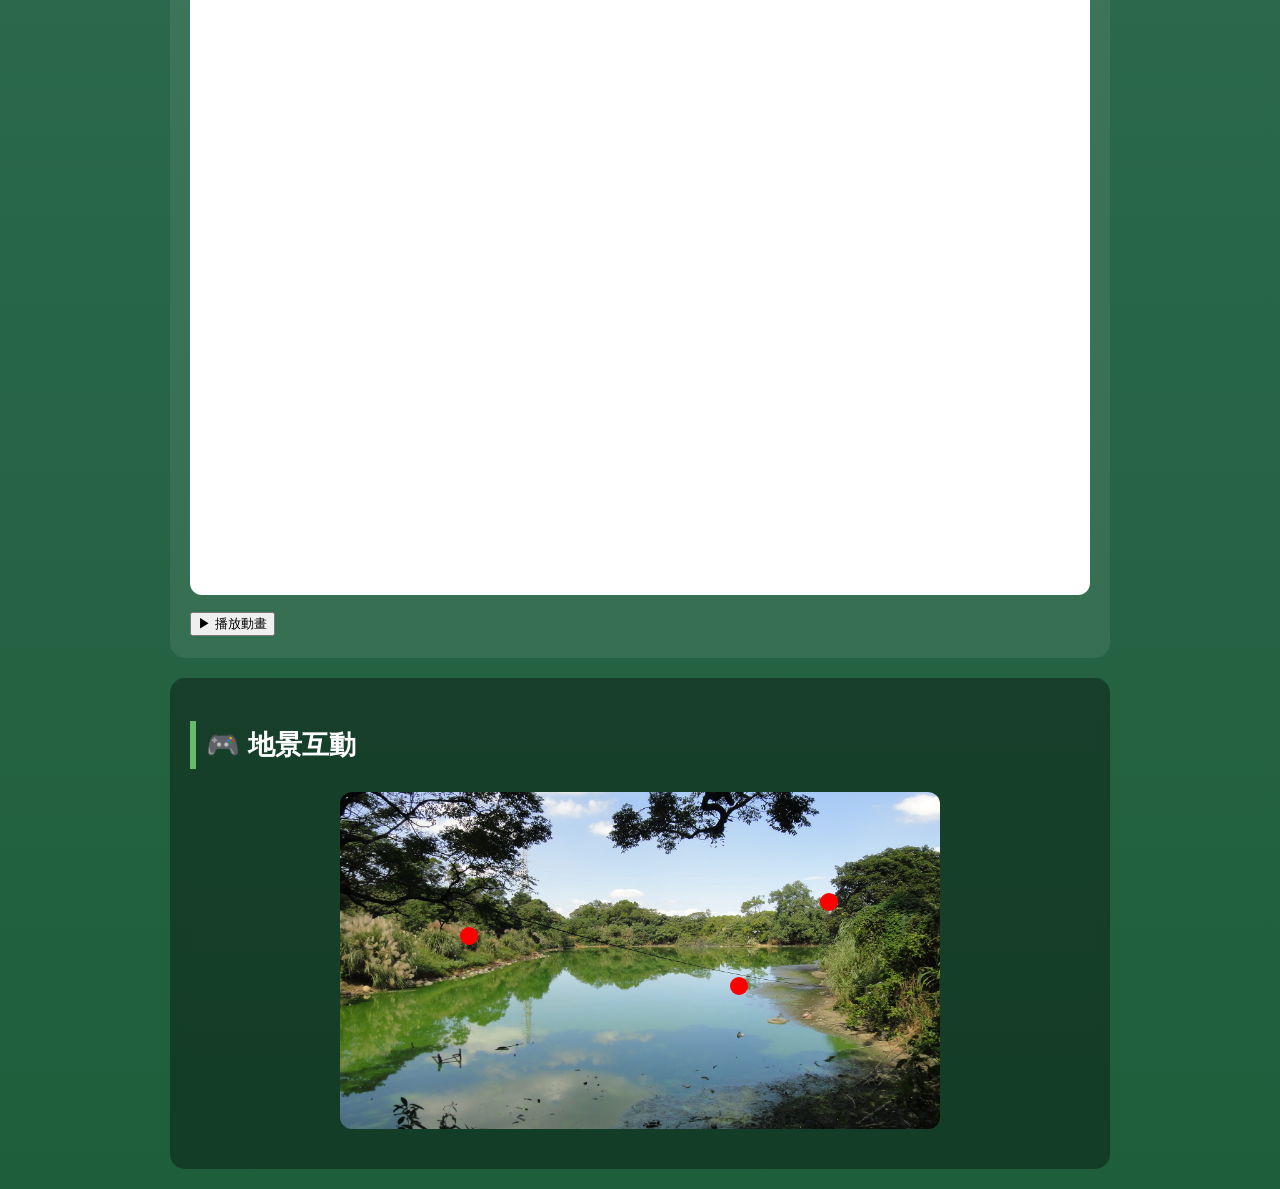
<file: geography.html>
<!DOCTYPE html>
<html>
<head>
<meta charset="UTF-8">
<title>下厝埤地景與互動分析</title>

<style>
body{
  margin:0;
  font-family:Arial,sans-serif;
  background:linear-gradient(to bottom,#1b4332,#2d6a4f,#1f5e3b);
  color:white;
  padding-top:60px;
  font-size:18px;
  line-height:1.8;
}

/* 導覽列 */
.navbar{
  position:fixed;
  top:0;
  left:0;
  width:100%;
  background:rgba(20,60,30,0.95);
  display:flex;
  justify-content:center;
  gap:10px;
  padding:10px;
  z-index:999;
}

.navbar a{
  color:white;
  text-decoration:none;
  padding:8px 12px;
  border-radius:8px;
  background:#2e7d32;
  font-size:14px;
}

/* 標題 */
h1{
  text-align:center;
}

h2{
  border-left:6px solid #66bb6a;
  padding-left:10px;
}

/* 卡片 */
.card{
  max-width:900px;
  margin:20px auto;
  background:rgba(0,0,0,0.35);
  padding:20px;
  border-radius:15px;
  backdrop-filter:blur(6px);
}

/* ===== 圖片統一控制 ===== */
img{
  max-width:100%;
  height:auto;
  display:block;
  margin:20px auto;
  border-radius:12px;
}

/* 👉 第一張介紹圖（你要小圖就用這個） */
.landscape-img{
  width:40%;
  max-width:350px;
}

/* 👉 互動地圖圖片（保留大圖） */
.map{
  position:relative;
  max-width:900px;
  margin:auto;
}

.map img{
  width:70%;
  max-width:600px;
}

/* 熱點 */
.hotspot{
  position:absolute;
  width:18px;
  height:18px;
  border-radius:50%;
  background:red;
  cursor:pointer;
  animation:pulse 1.5s infinite;
}

@keyframes pulse{
  0%{transform:scale(1);}
  50%{transform:scale(1.4);}
  100%{transform:scale(1);}
}

/* 圖表 */
.chart-box{
  max-width:900px;
  margin:20px auto;
  background:rgba(255,255,255,0.08);
  padding:20px;
  border-radius:15px;
}

canvas{
  width:100%;
  background:white;
  border-radius:12px;
}

/* popup */
.popup{
  position:fixed;
  bottom:20px;
  left:50%;
  transform:translateX(-50%);
  background:#222;
  padding:15px;
  border-radius:10px;
  display:none;
  max-width:400px;
}
</style>
</head>

<body>

<!-- NAV -->
<div class="navbar">
<a href="index.html">🏠 首頁</a>
<a href="history.html">📖 歷史</a>
<a href="geography.html">🌄 地景</a>
<a href="change.html">🔄 變化</a>
<a href="environment.html">🌱 環境</a>
<a href="plants.html">🌿 植物</a>
<a href="insects.html">🐛 動物</a>
<a href="game.html">🎮 互動</a>
</div>

<h1>🌄 下厝埤地景與水文整合分析</h1>

<!-- 介紹圖（小圖） -->
<div class="card">

<img src="images/地景.JPG" class="landscape-img">

<p>
下厝埤位於桃園台地，是典型埤塘地景之一。
它屬於人工蓄水系統，而非天然湖泊。
</p>

<p>
隨著時間演變，下厝埤從農業設施轉變為生態與景觀空間。
</p>

</div>

<!-- 地形 -->
<div class="card">
<h2>🗺️ 地形與水文背景</h2>
<p>桃園台地因排水不良形成埤塘系統。</p>
</div>

<!-- 水文 -->
<div class="card">
<h2>💧 水文循環</h2>
<p>具有蓄水與調節水資源功能。</p>
</div>

<!-- 生態 -->
<div class="card">
<h2>🌿 生態系統</h2>
<p>形成水域與陸域混合生態系。</p>
</div>

<!-- 圖表 -->
<div class="chart-box">
<h2>📈 功能變化</h2>

<canvas id="chart" height="300"></canvas>

<br>
<button onclick="play()">▶ 播放動畫</button>
</div>

<!-- 互動地圖 -->
<div class="card">
<h2>🎮 地景互動</h2>

<div class="map">
  <img src="images/地景.JPG">

  <div class="hotspot" style="top:40%;left:30%;" onclick="show('水域核心')"></div>
  <div class="hotspot" style="top:55%;left:60%;" onclick="show('濕地區')"></div>
  <div class="hotspot" style="top:30%;left:70%;" onclick="show('岸邊活動區')"></div>
</div>
</div>

<div class="popup" id="popup"></div>

<script>
const canvas = document.getElementById("chart");
const ctx = canvas.getContext("2d");

let data = [10, 35, 25, 70, 85, 60];
let index = 0;

function draw(){
  ctx.clearRect(0,0,800,300);
  ctx.beginPath();
  ctx.moveTo(0,300-data[0]*3);

  for(let i=0;i<index;i++){
    ctx.lineTo(i*140,300-data[i]*3);
  }

  ctx.strokeStyle="#66bb6a";
  ctx.lineWidth=3;
  ctx.stroke();
}

function play(){
  index = 0;
  let t = setInterval(()=>{
    index++;
    draw();
    if(index>=data.length) clearInterval(t);
  },500);
}

function show(text){
  let p = document.getElementById("popup");
  p.innerText = text;
  p.style.display="block";
  setTimeout(()=>p.style.display="none",2500);
}

draw();
</script>

</body>
</html>
</file>
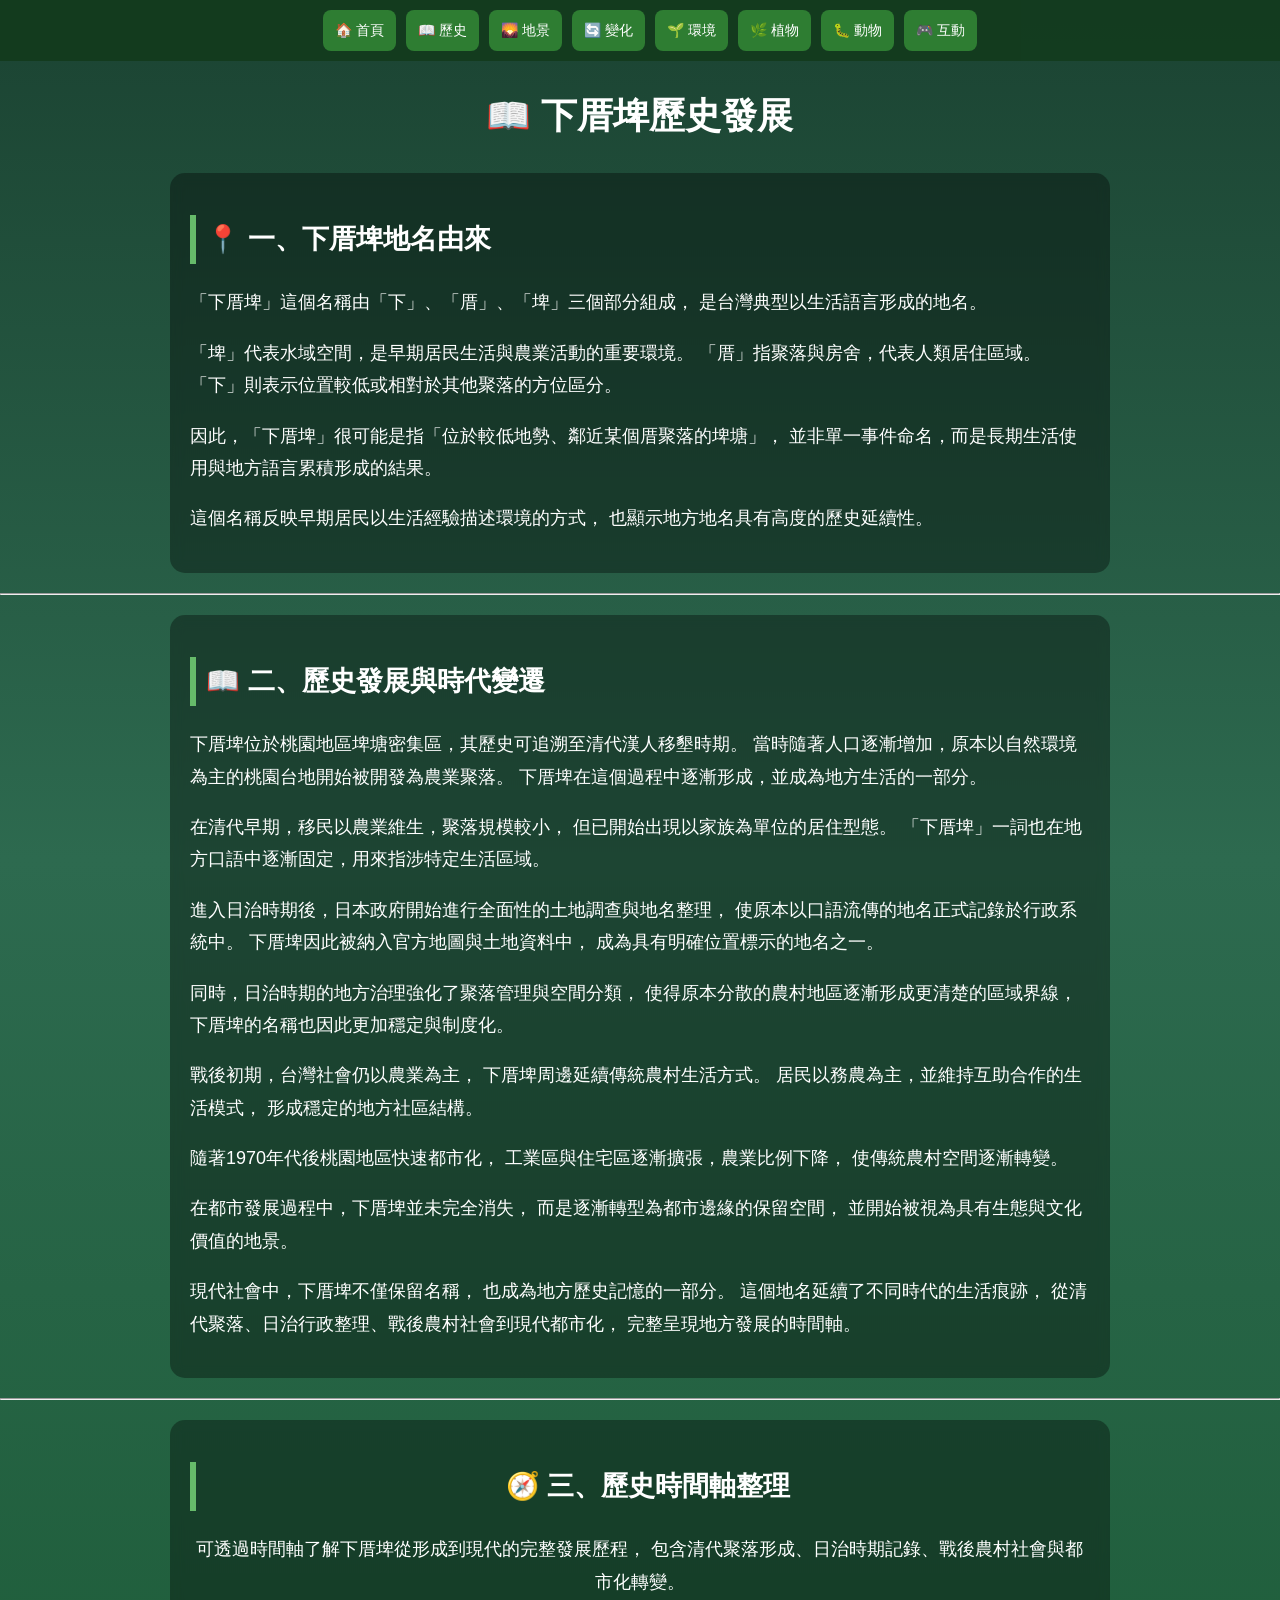
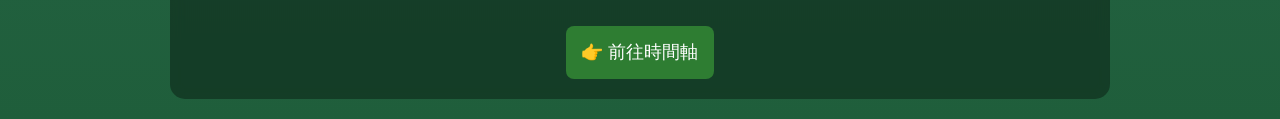
<file: history.html>
<!DOCTYPE html>
<html>
<head>
  <meta charset="UTF-8">
  <title>下厝埤歷史</title>
  <link rel="stylesheet" href="style.css">
</head>

<body>

<!-- 🌿 導覽列 -->
<div class="navbar">
  <a href="index.html">🏠 首頁</a>
  <a href="history.html">📖 歷史</a>
  <a href="geography.html">🌄 地景</a>
  <a href="change.html">🔄 變化</a>
  <a href="environment.html">🌱 環境</a>
  <a href="plants.html">🌿 植物</a>
  <a href="insects.html">🐛 動物</a>
  <a href="game.html">🎮 互動</a>
</div>

<h1>📖 下厝埤歷史發展</h1>

<!-- 📍 一、地名由來（放最前面） -->
<div class="card">

<h2>📍 一、下厝埤地名由來</h2>

<p>
「下厝埤」這個名稱由「下」、「厝」、「埤」三個部分組成，
是台灣典型以生活語言形成的地名。
</p>

<p>
「埤」代表水域空間，是早期居民生活與農業活動的重要環境。
「厝」指聚落與房舍，代表人類居住區域。
「下」則表示位置較低或相對於其他聚落的方位區分。
</p>

<p>
因此，「下厝埤」很可能是指「位於較低地勢、鄰近某個厝聚落的埤塘」，
並非單一事件命名，而是長期生活使用與地方語言累積形成的結果。
</p>

<p>
這個名稱反映早期居民以生活經驗描述環境的方式，
也顯示地方地名具有高度的歷史延續性。
</p>

</div>

<hr>

<!-- 📖 二、歷史發展（1000字以上精簡整合版） -->

<div class="card">

<h2>📖 二、歷史發展與時代變遷</h2>

<p>
下厝埤位於桃園地區埤塘密集區，其歷史可追溯至清代漢人移墾時期。
當時隨著人口逐漸增加，原本以自然環境為主的桃園台地開始被開發為農業聚落。
下厝埤在這個過程中逐漸形成，並成為地方生活的一部分。
</p>

<p>
在清代早期，移民以農業維生，聚落規模較小，
但已開始出現以家族為單位的居住型態。
「下厝埤」一詞也在地方口語中逐漸固定，用來指涉特定生活區域。
</p>

<p>
進入日治時期後，日本政府開始進行全面性的土地調查與地名整理，
使原本以口語流傳的地名正式記錄於行政系統中。
下厝埤因此被納入官方地圖與土地資料中，
成為具有明確位置標示的地名之一。
</p>

<p>
同時，日治時期的地方治理強化了聚落管理與空間分類，
使得原本分散的農村地區逐漸形成更清楚的區域界線，
下厝埤的名稱也因此更加穩定與制度化。
</p>

<p>
戰後初期，台灣社會仍以農業為主，
下厝埤周邊延續傳統農村生活方式。
居民以務農為主，並維持互助合作的生活模式，
形成穩定的地方社區結構。
</p>

<p>
隨著1970年代後桃園地區快速都市化，
工業區與住宅區逐漸擴張，農業比例下降，
使傳統農村空間逐漸轉變。
</p>

<p>
在都市發展過程中，下厝埤並未完全消失，
而是逐漸轉型為都市邊緣的保留空間，
並開始被視為具有生態與文化價值的地景。
</p>

<p>
現代社會中，下厝埤不僅保留名稱，
也成為地方歷史記憶的一部分。
這個地名延續了不同時代的生活痕跡，
從清代聚落、日治行政整理、戰後農村社會到現代都市化，
完整呈現地方發展的時間軸。
</p>

</div>

<hr>

<!-- 🧭 三、時間軸 -->

<div class="card" style="text-align:center;">

<h2>🧭 三、歷史時間軸整理</h2>

<p>
可透過時間軸了解下厝埤從形成到現代的完整發展歷程，
包含清代聚落形成、日治時期記錄、戰後農村社會與都市化轉變。
</p>

<a href="timeline.html" style="
  display:inline-block;
  margin-top:10px;
  padding:10px 15px;
  background:#2e7d32;
  color:white;
  text-decoration:none;
  border-radius:8px;
">
👉 前往時間軸
</a>

</div>

</body>
</html>
</file>
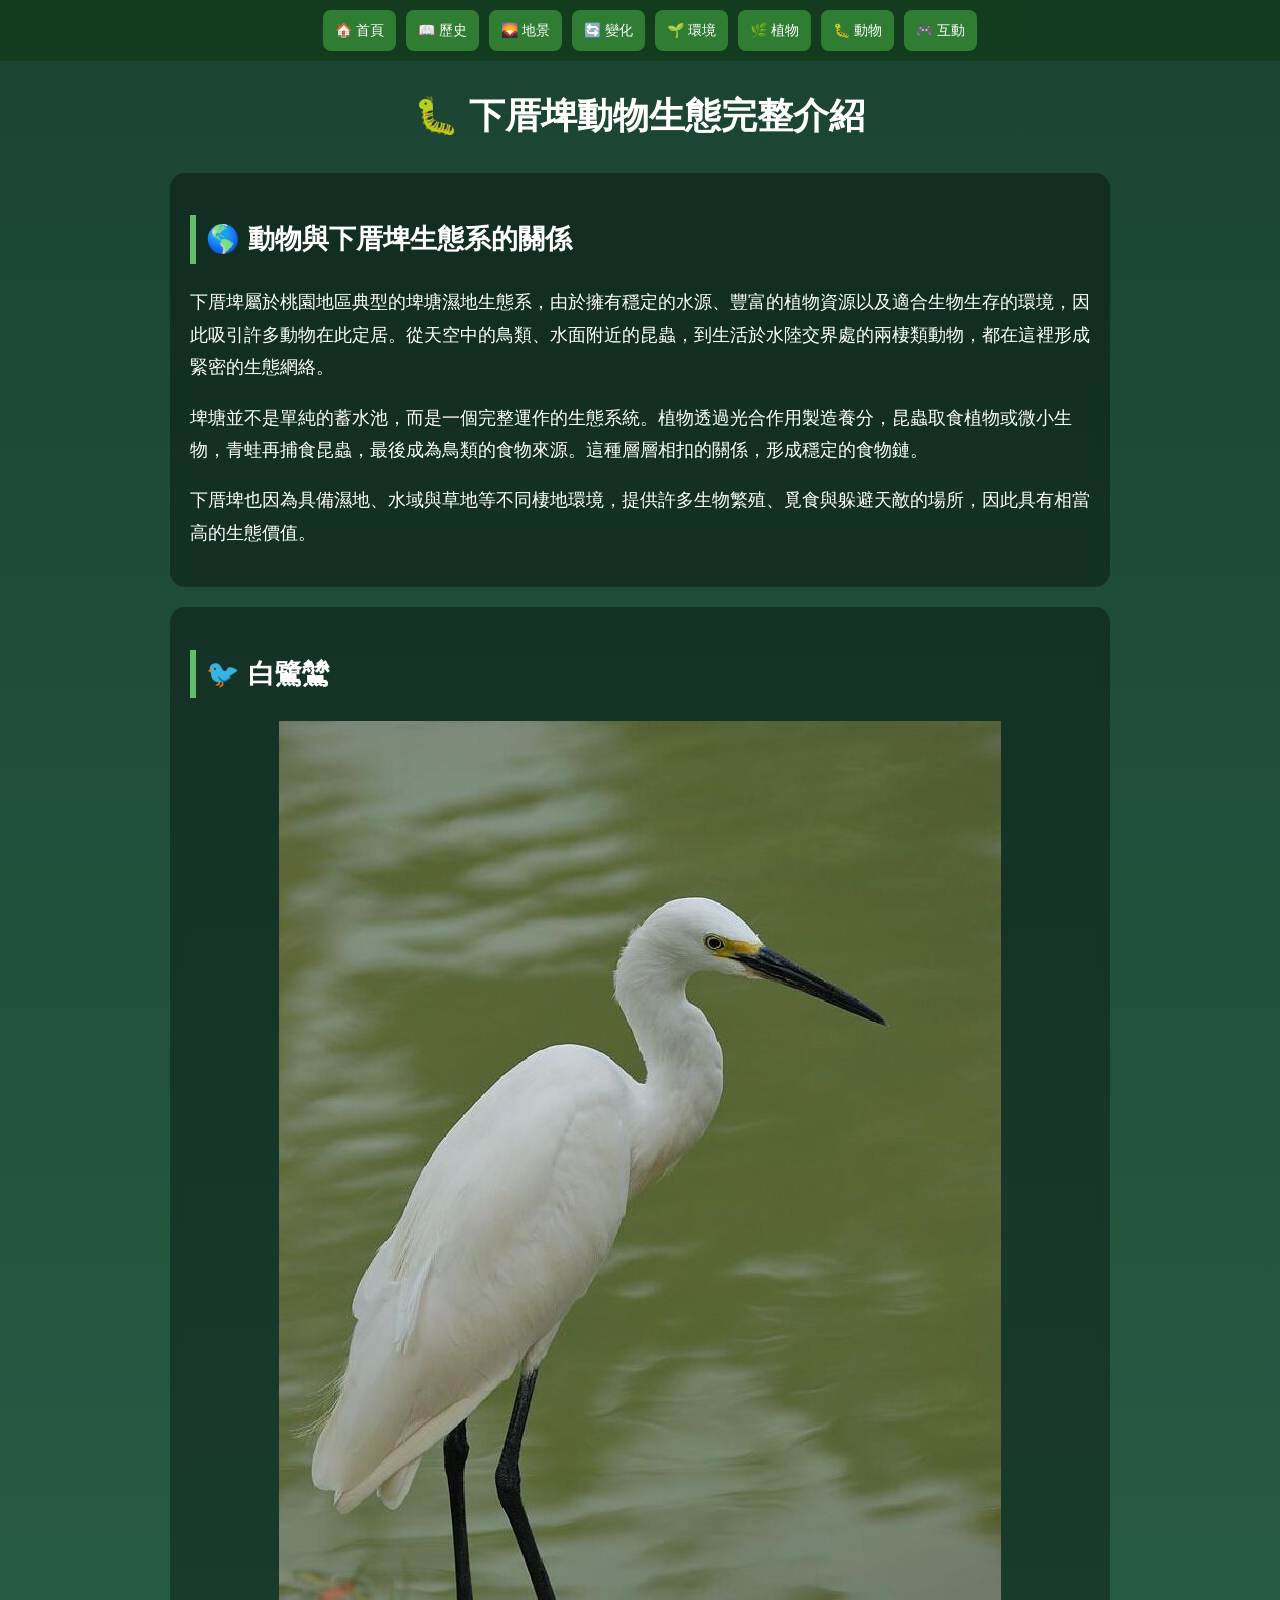
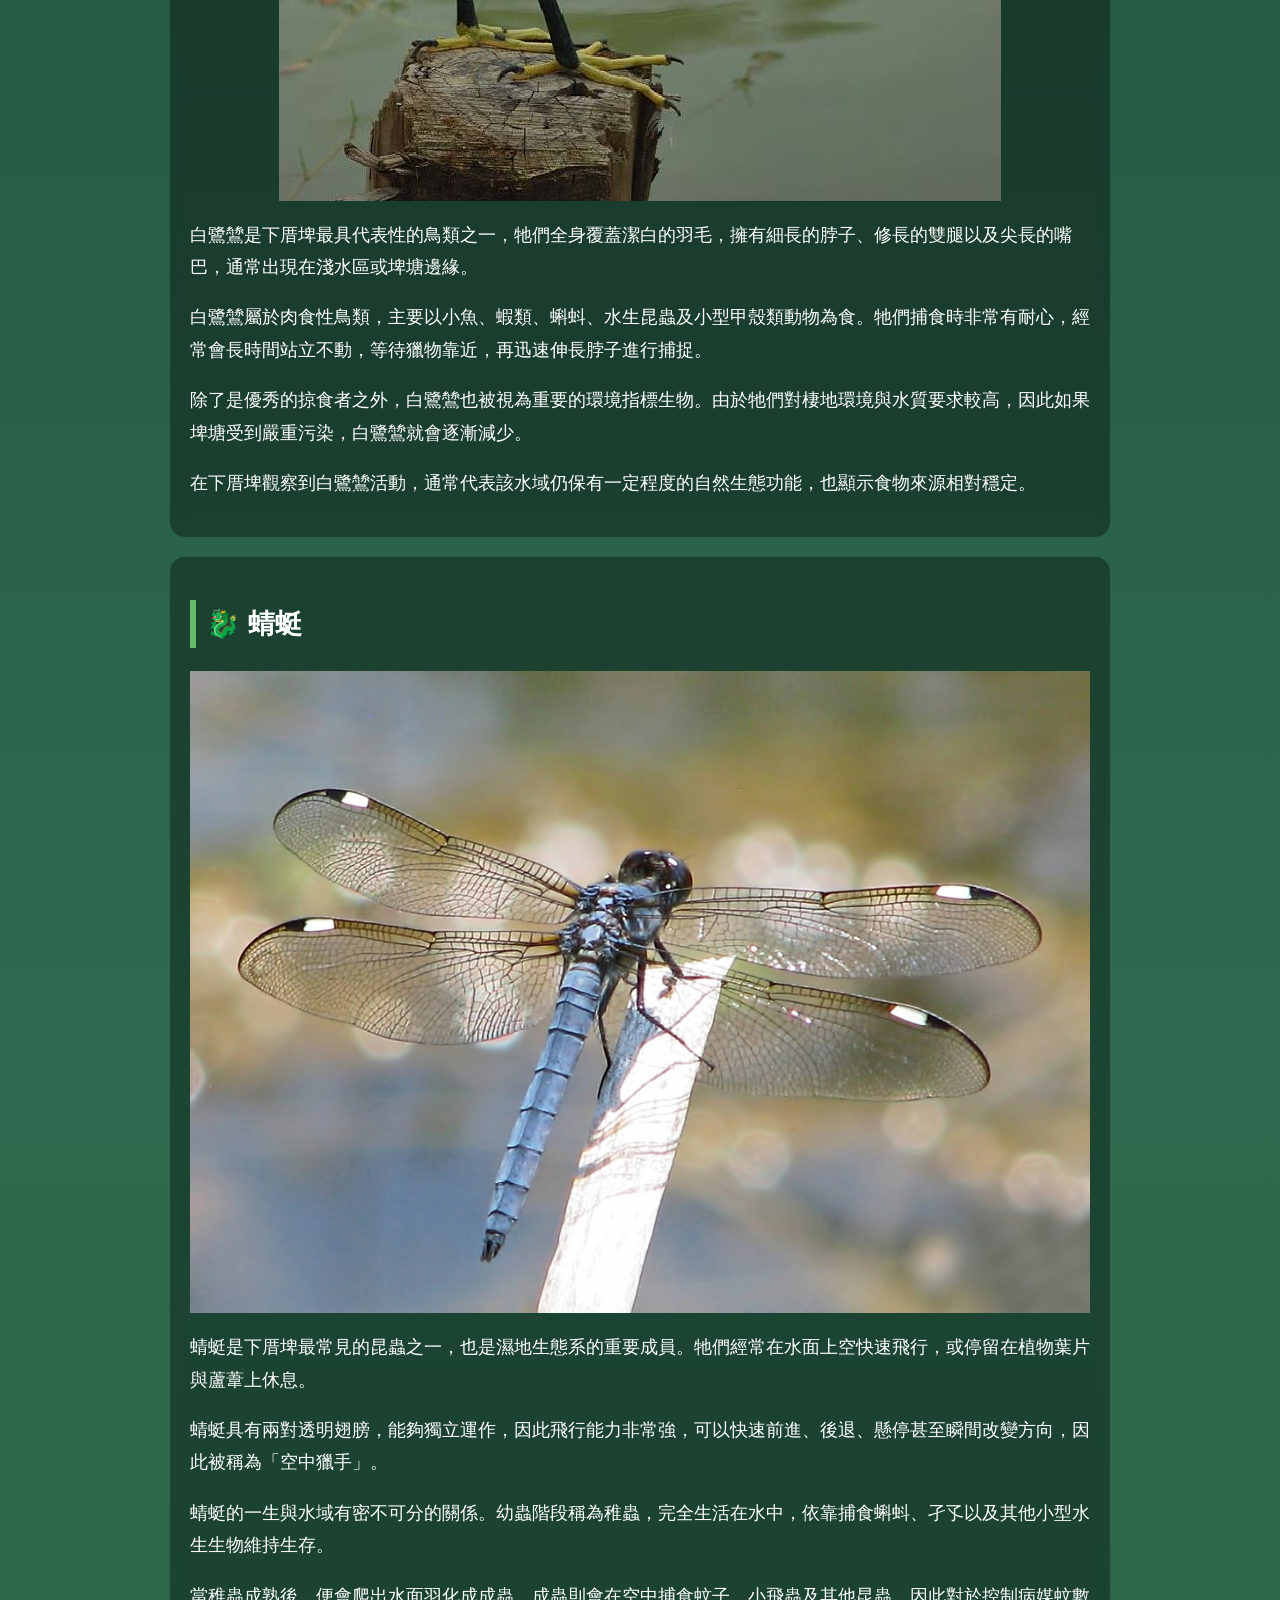
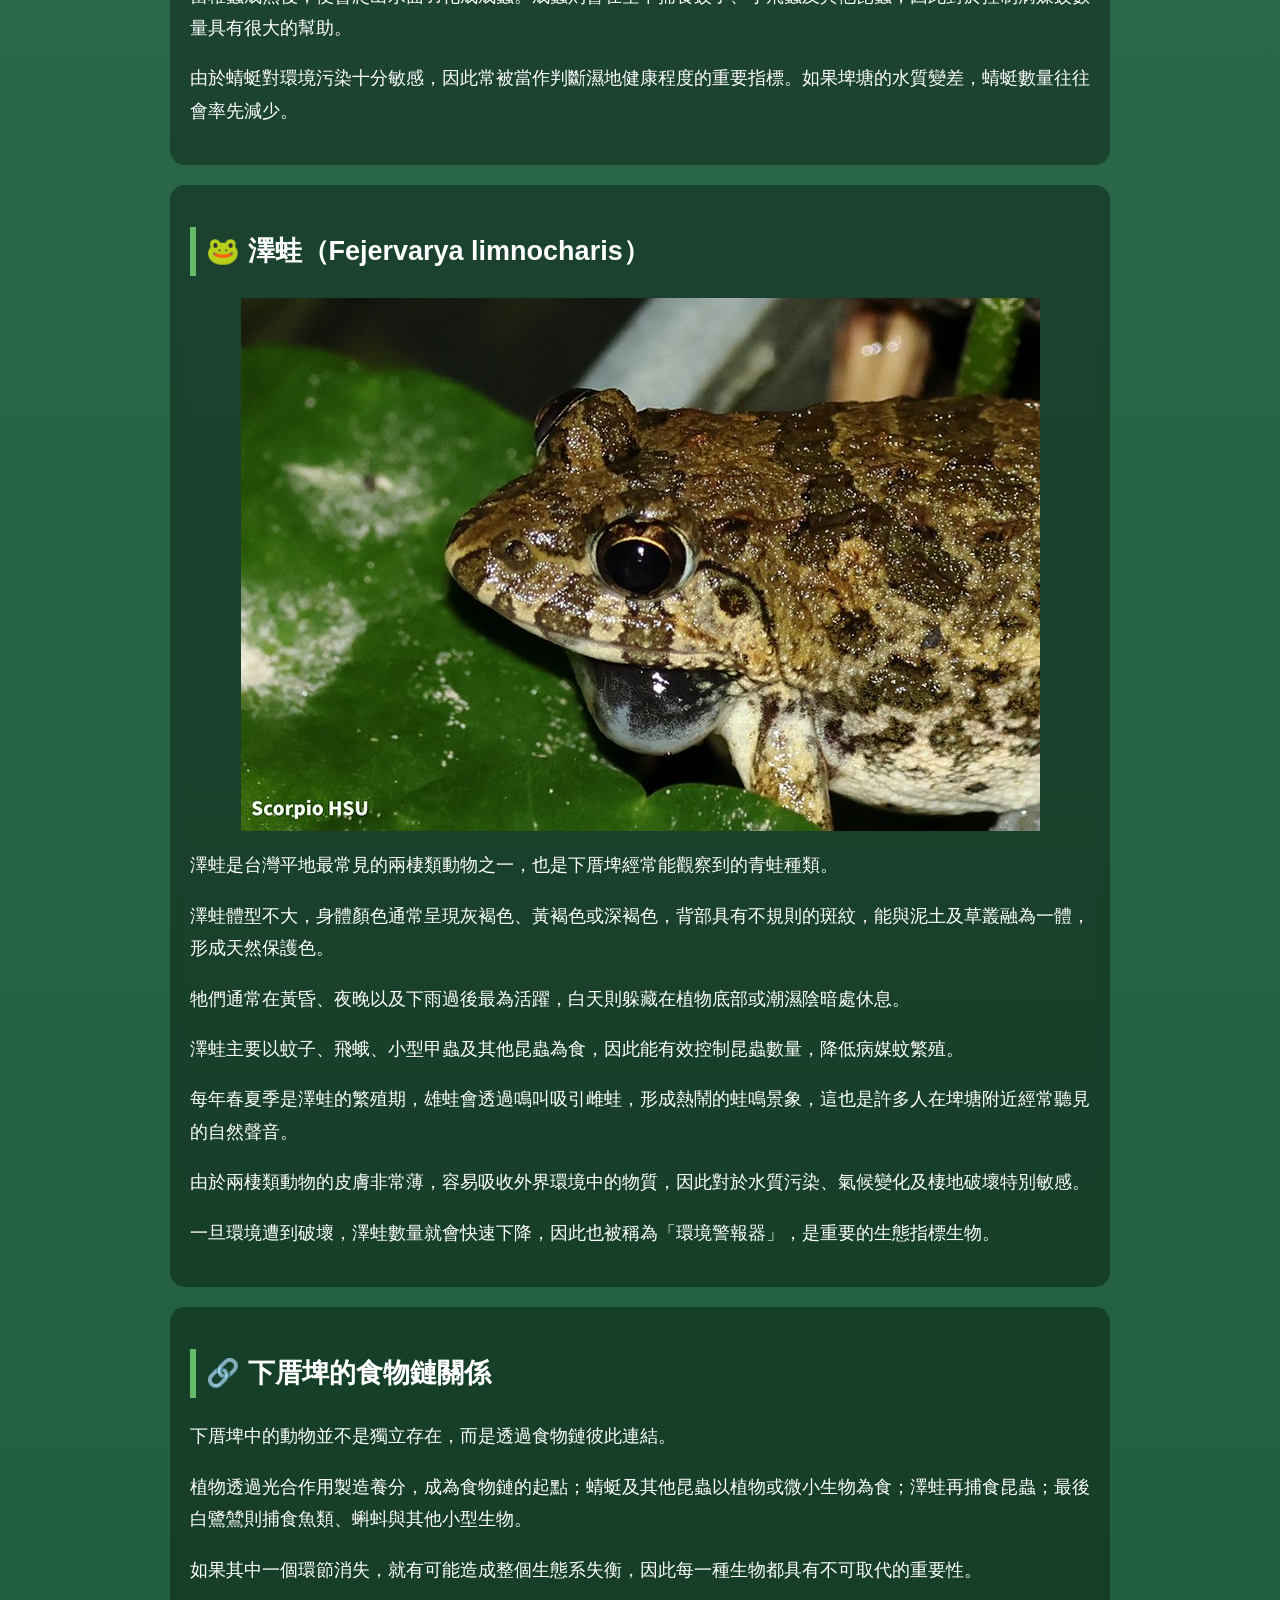
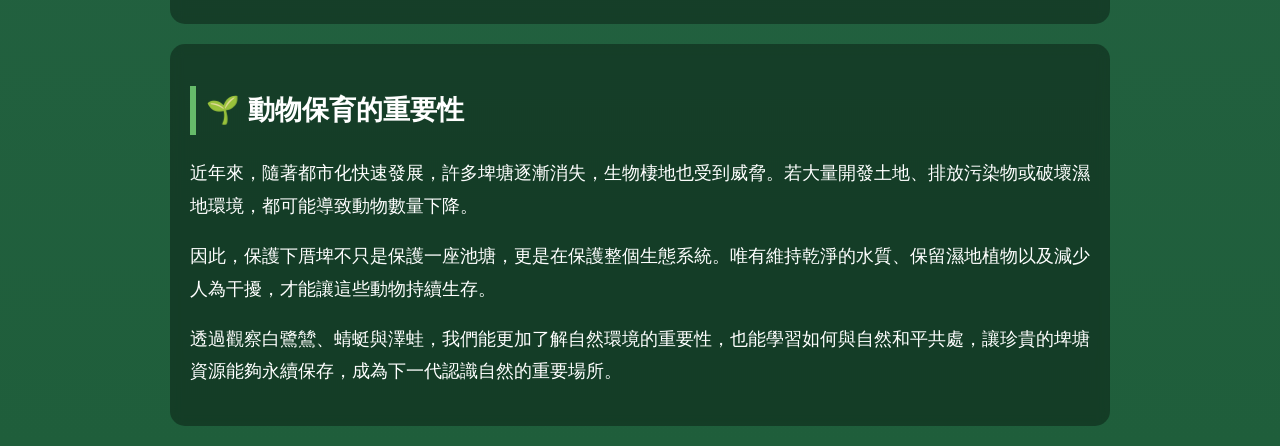
<file: insects.html>
<!DOCTYPE html>

<html>

<head>

<meta charset="UTF-8">

<title>下厝埤動物生態介紹</title>

<link rel="stylesheet" href="style.css">

</head>

<body>

<!-- 🌿 導覽列 -->

<div class="navbar">

<a href="index.html">🏠 首頁</a>

<a href="history.html">📖 歷史</a>

<a href="geography.html">🌄 地景</a>

<a href="change.html">🔄 變化</a>

<a href="environment.html">🌱 環境</a>

<a href="plants.html">🌿 植物</a>

<a href="insects.html">🐛 動物</a>

<a href="game.html">🎮 互動</a>

</div>

<h1>🐛 下厝埤動物生態完整介紹</h1>

<div class="card">

<h2>🌎 動物與下厝埤生態系的關係</h2>

<p>

下厝埤屬於桃園地區典型的埤塘濕地生態系，由於擁有穩定的水源、豐富的植物資源以及適合生物生存的環境，因此吸引許多動物在此定居。從天空中的鳥類、水面附近的昆蟲，到生活於水陸交界處的兩棲類動物，都在這裡形成緊密的生態網絡。

</p>

<p>

埤塘並不是單純的蓄水池，而是一個完整運作的生態系統。植物透過光合作用製造養分，昆蟲取食植物或微小生物，青蛙再捕食昆蟲，最後成為鳥類的食物來源。這種層層相扣的關係，形成穩定的食物鏈。

</p>

<p>

下厝埤也因為具備濕地、水域與草地等不同棲地環境，提供許多生物繁殖、覓食與躲避天敵的場所，因此具有相當高的生態價值。

</p>

</div>

<div class="card">

<h2>🐦 白鷺鷥</h2>

<img src="images/白鷺鷥.jpg" alt="白鷺鷥">

<p>

白鷺鷥是下厝埤最具代表性的鳥類之一，牠們全身覆蓋潔白的羽毛，擁有細長的脖子、修長的雙腿以及尖長的嘴巴，通常出現在淺水區或埤塘邊緣。

</p>

<p>

白鷺鷥屬於肉食性鳥類，主要以小魚、蝦類、蝌蚪、水生昆蟲及小型甲殼類動物為食。牠們捕食時非常有耐心，經常會長時間站立不動，等待獵物靠近，再迅速伸長脖子進行捕捉。

</p>

<p>

除了是優秀的掠食者之外，白鷺鷥也被視為重要的環境指標生物。由於牠們對棲地環境與水質要求較高，因此如果埤塘受到嚴重污染，白鷺鷥就會逐漸減少。

</p>

<p>

在下厝埤觀察到白鷺鷥活動，通常代表該水域仍保有一定程度的自然生態功能，也顯示食物來源相對穩定。

</p>

</div>

<div class="card">

<h2>🐉 蜻蜓</h2>

<img src="images/蜻蜓.jpg" alt="蜻蜓">

<p>

蜻蜓是下厝埤最常見的昆蟲之一，也是濕地生態系的重要成員。牠們經常在水面上空快速飛行，或停留在植物葉片與蘆葦上休息。

</p>

<p>

蜻蜓具有兩對透明翅膀，能夠獨立運作，因此飛行能力非常強，可以快速前進、後退、懸停甚至瞬間改變方向，因此被稱為「空中獵手」。

</p>

<p>

蜻蜓的一生與水域有密不可分的關係。幼蟲階段稱為稚蟲，完全生活在水中，依靠捕食蝌蚪、孑孓以及其他小型水生生物維持生存。

</p>

<p>

當稚蟲成熟後，便會爬出水面羽化成成蟲。成蟲則會在空中捕食蚊子、小飛蟲及其他昆蟲，因此對於控制病媒蚊數量具有很大的幫助。

</p>

<p>

由於蜻蜓對環境污染十分敏感，因此常被當作判斷濕地健康程度的重要指標。如果埤塘的水質變差，蜻蜓數量往往會率先減少。

</p>

</div>

<div class="card">

<h2>🐸 澤蛙（Fejervarya limnocharis）</h2>

<img src="images/澤蛙.jpg" alt="澤蛙">

<p>

澤蛙是台灣平地最常見的兩棲類動物之一，也是下厝埤經常能觀察到的青蛙種類。

</p>

<p>

澤蛙體型不大，身體顏色通常呈現灰褐色、黃褐色或深褐色，背部具有不規則的斑紋，能與泥土及草叢融為一體，形成天然保護色。

</p>

<p>

牠們通常在黃昏、夜晚以及下雨過後最為活躍，白天則躲藏在植物底部或潮濕陰暗處休息。

</p>

<p>

澤蛙主要以蚊子、飛蛾、小型甲蟲及其他昆蟲為食，因此能有效控制昆蟲數量，降低病媒蚊繁殖。

</p>

<p>

每年春夏季是澤蛙的繁殖期，雄蛙會透過鳴叫吸引雌蛙，形成熱鬧的蛙鳴景象，這也是許多人在埤塘附近經常聽見的自然聲音。

</p>

<p>

由於兩棲類動物的皮膚非常薄，容易吸收外界環境中的物質，因此對於水質污染、氣候變化及棲地破壞特別敏感。

</p>

<p>

一旦環境遭到破壞，澤蛙數量就會快速下降，因此也被稱為「環境警報器」，是重要的生態指標生物。

</p>

</div>

<div class="card">

<h2>🔗 下厝埤的食物鏈關係</h2>

<p>

下厝埤中的動物並不是獨立存在，而是透過食物鏈彼此連結。

</p>

<p>

植物透過光合作用製造養分，成為食物鏈的起點；蜻蜓及其他昆蟲以植物或微小生物為食；澤蛙再捕食昆蟲；最後白鷺鷥則捕食魚類、蝌蚪與其他小型生物。

</p>

<p>

如果其中一個環節消失，就有可能造成整個生態系失衡，因此每一種生物都具有不可取代的重要性。

</p>

</div>

<div class="card">

<h2>🌱 動物保育的重要性</h2>

<p>

近年來，隨著都市化快速發展，許多埤塘逐漸消失，生物棲地也受到威脅。若大量開發土地、排放污染物或破壞濕地環境，都可能導致動物數量下降。

</p>

<p>

因此，保護下厝埤不只是保護一座池塘，更是在保護整個生態系統。唯有維持乾淨的水質、保留濕地植物以及減少人為干擾，才能讓這些動物持續生存。

</p>

<p>

透過觀察白鷺鷥、蜻蜓與澤蛙，我們能更加了解自然環境的重要性，也能學習如何與自然和平共處，讓珍貴的埤塘資源能夠永續保存，成為下一代認識自然的重要場所。

</p>

</div>

</body>

</html>
</file>
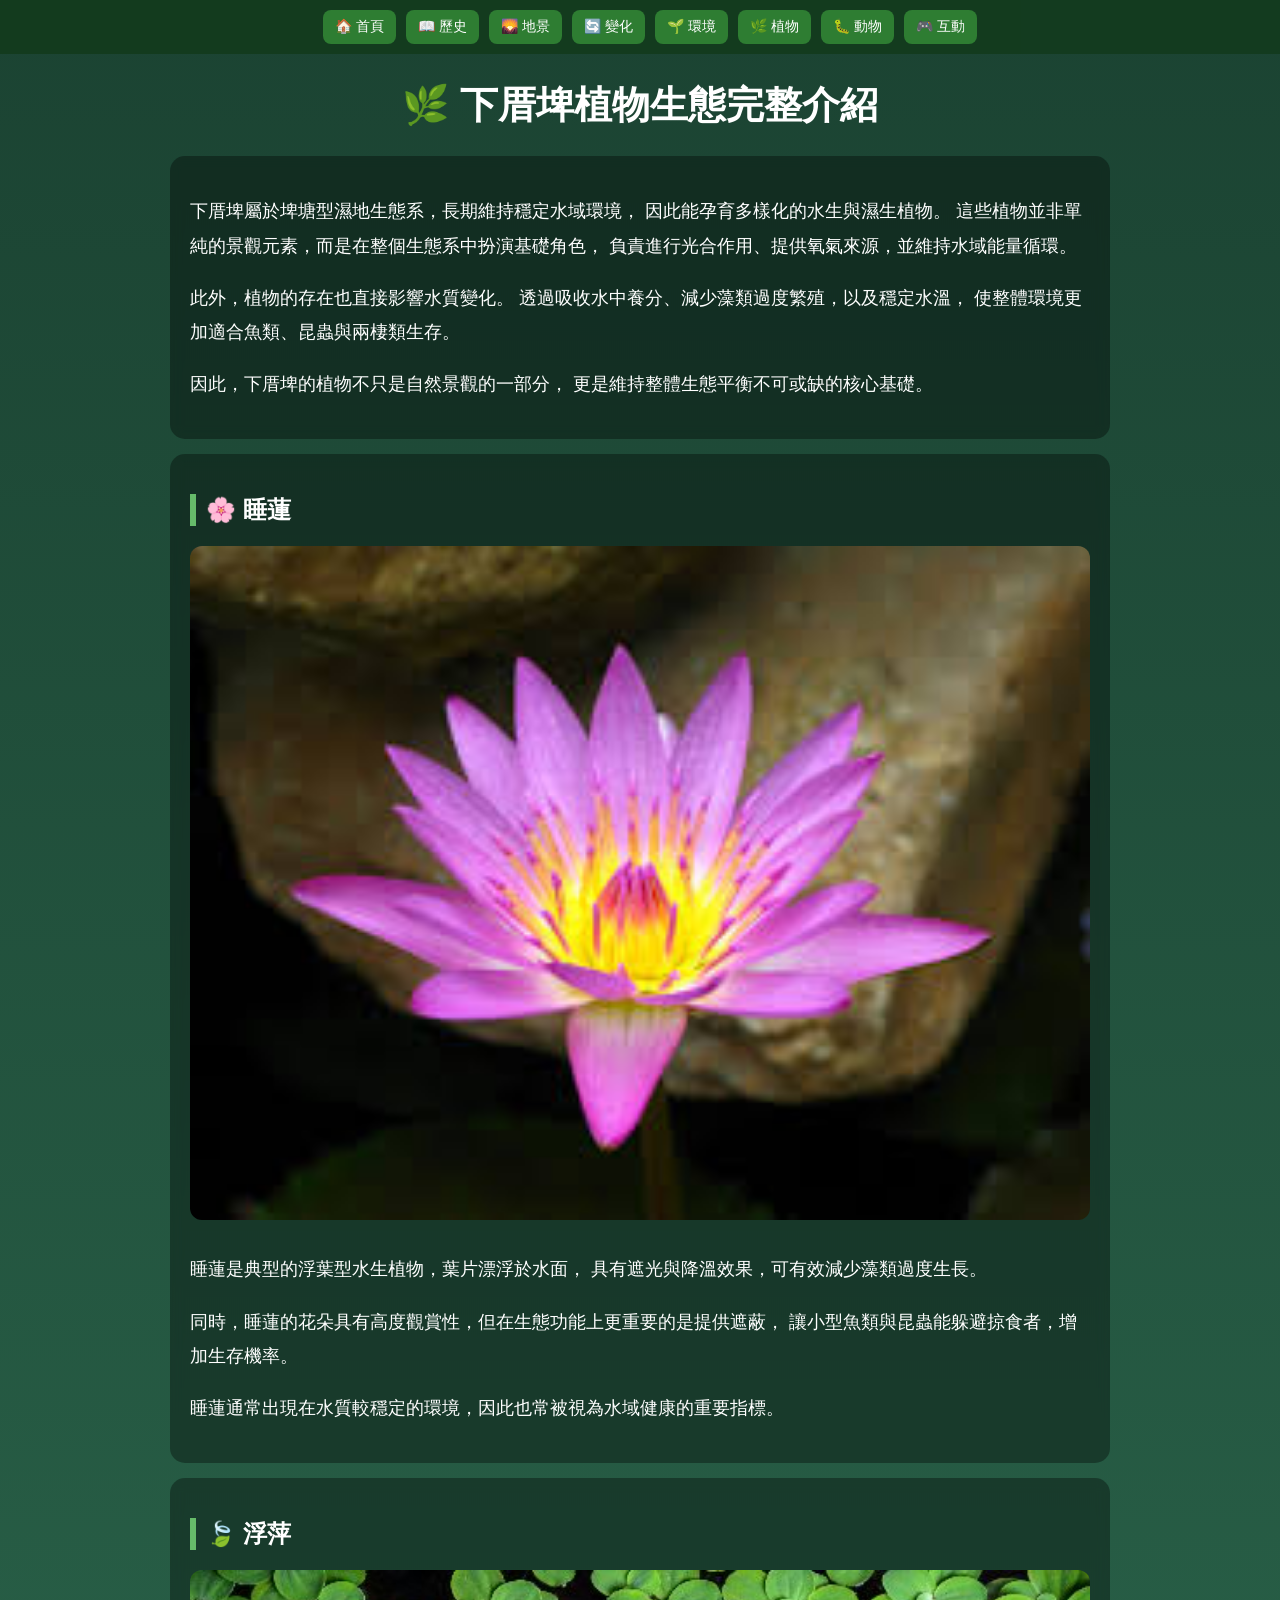
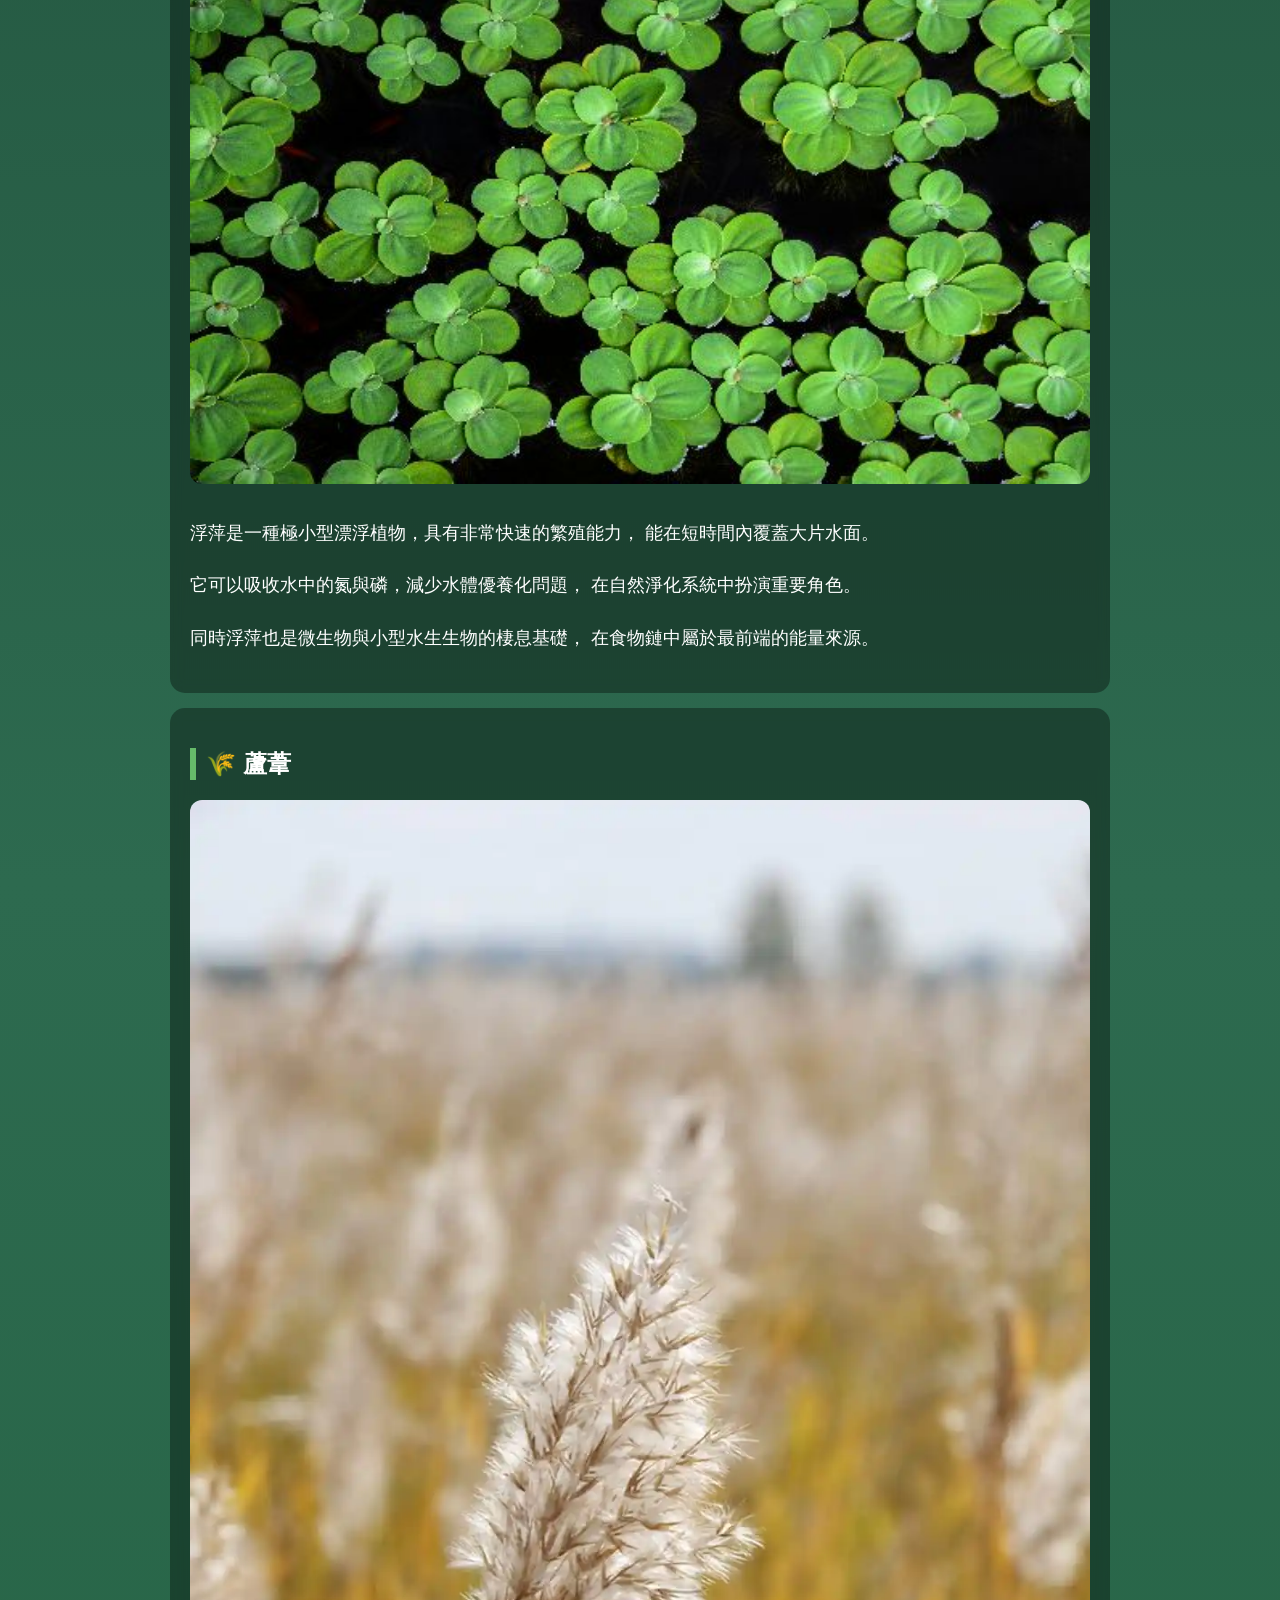
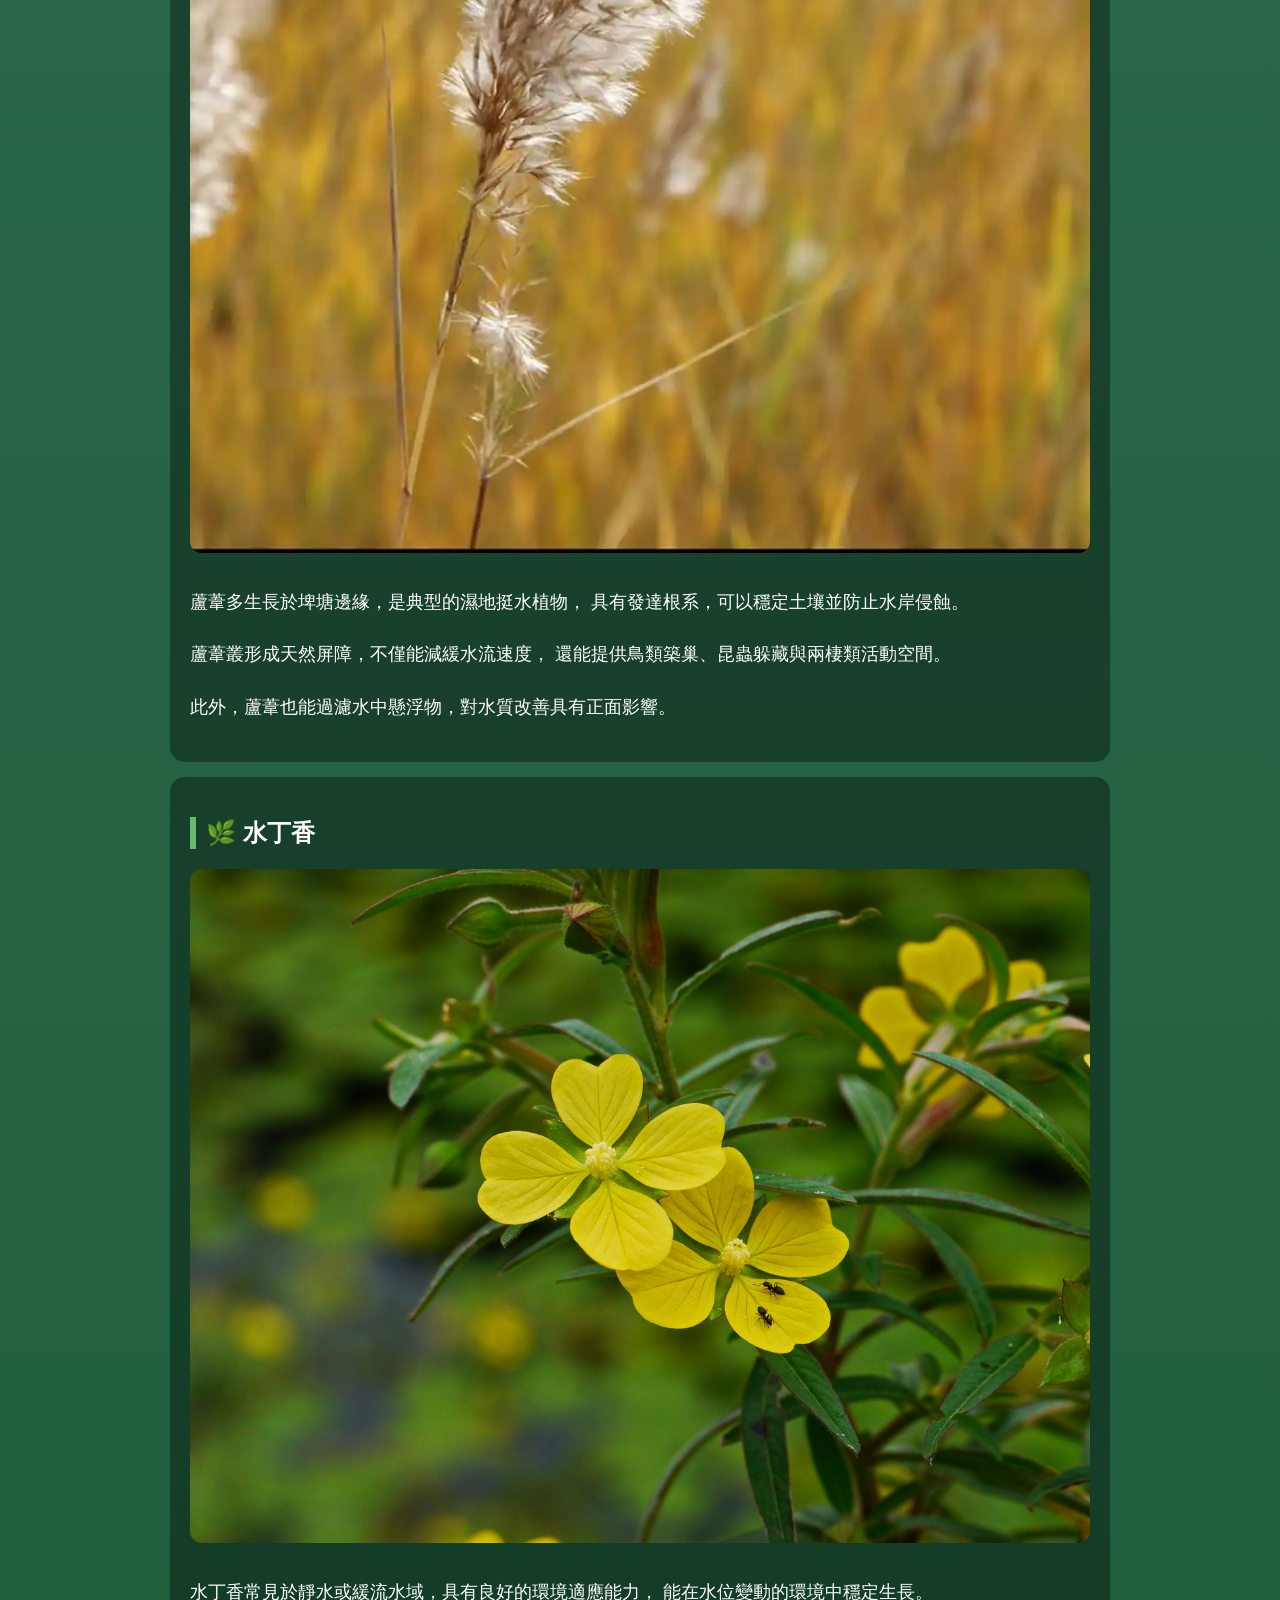
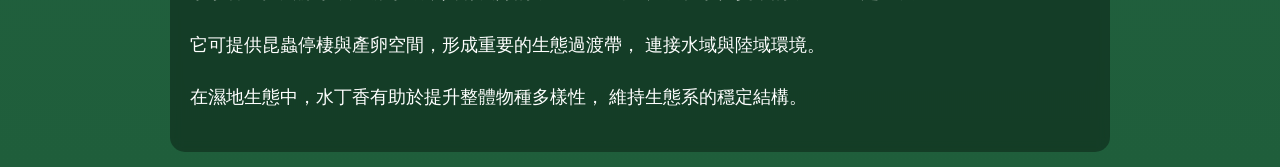
<file: plants.html>
<!DOCTYPE html>
<html>
<head>
  <meta charset="UTF-8">
  <title>下厝埤植物生態介紹</title>

  <style>
  body {
    margin: 0;
    font-family: Arial, sans-serif;
    background: linear-gradient(to bottom, #1b4332, #2d6a4f, #1f5e3b);
    color: white;
    padding-top: 60px;
  }

  .navbar {
    position: fixed;
    top: 0;
    width: 100%;
    background: rgba(20, 60, 30, 0.95);
    display: flex;
    justify-content: center;
    gap: 10px;
    padding: 10px;
    z-index: 999;
  }

  .navbar a {
    color: white;
    text-decoration: none;
    padding: 8px 12px;
    border-radius: 8px;
    background: #2e7d32;
    transition: 0.3s;
    font-size: 14px;
  }

  .navbar a:hover {
    background: #66bb6a;
    transform: translateY(-2px);
  }

  h1 {
    text-align: center;
    font-size: 38px;
    margin-top: 20px;
  }

  h2 {
    border-left: 6px solid #66bb6a;
    padding-left: 10px;
  }

  .card {
    background: rgba(0,0,0,0.35);
    padding: 20px;
    border-radius: 15px;
    margin: 15px auto;
    max-width: 900px;
    backdrop-filter: blur(6px);
  }

  p {
    line-height: 1.9;
    font-size: 18px;
  }

  img {
    width: 100%;
    border-radius: 12px;
    margin-bottom: 10px;
  }

  .leaf {
    position: fixed;
    top: -50px;
    width: 22px;
    height: 22px;
    background-image: url("https://upload.wikimedia.org/wikipedia/commons/3/36/Leaf_icon_15.svg");
    background-size: cover;
    animation: fall linear infinite;
    opacity: 0.8;
  }

  @keyframes fall {
    0% { transform: translateY(-10vh) rotate(0deg); }
    100% { transform: translateY(110vh) rotate(360deg); }
  }
  </style>
</head>

<body>

<div class="navbar">
  <a href="index.html">🏠 首頁</a>
  <a href="history.html">📖 歷史</a>
  <a href="geography.html">🌄 地景</a>
  <a href="change.html">🔄 變化</a>
  <a href="environment.html">🌱 環境</a>
  <a href="plants.html">🌿 植物</a>
  <a href="insects.html">🐛 動物</a>
  <a href="game.html">🎮 互動</a>
</div>

<h1>🌿 下厝埤植物生態完整介紹</h1>

<div class="card">
<p>
下厝埤屬於埤塘型濕地生態系，長期維持穩定水域環境，
因此能孕育多樣化的水生與濕生植物。
這些植物並非單純的景觀元素，而是在整個生態系中扮演基礎角色，
負責進行光合作用、提供氧氣來源，並維持水域能量循環。
</p>

<p>
此外，植物的存在也直接影響水質變化。
透過吸收水中養分、減少藻類過度繁殖，以及穩定水溫，
使整體環境更加適合魚類、昆蟲與兩棲類生存。
</p>

<p>
因此，下厝埤的植物不只是自然景觀的一部分，
更是維持整體生態平衡不可或缺的核心基礎。
</p>
</div>

<!-- 睡蓮 -->
<div class="card">
<h2>🌸 睡蓮</h2>
<img src="images/睡蓮.jfif">
<p>
睡蓮是典型的浮葉型水生植物，葉片漂浮於水面，
具有遮光與降溫效果，可有效減少藻類過度生長。
</p>
<p>
同時，睡蓮的花朵具有高度觀賞性，但在生態功能上更重要的是提供遮蔽，
讓小型魚類與昆蟲能躲避掠食者，增加生存機率。
</p>
<p>
睡蓮通常出現在水質較穩定的環境，因此也常被視為水域健康的重要指標。
</p>
</div>

<!-- 浮萍 -->
<div class="card">
<h2>🍃 浮萍</h2>
<img src="images/浮萍.jpg">
<p>
浮萍是一種極小型漂浮植物，具有非常快速的繁殖能力，
能在短時間內覆蓋大片水面。
</p>
<p>
它可以吸收水中的氮與磷，減少水體優養化問題，
在自然淨化系統中扮演重要角色。
</p>
<p>
同時浮萍也是微生物與小型水生生物的棲息基礎，
在食物鏈中屬於最前端的能量來源。
</p>
</div>

<!-- 蘆葦 -->
<div class="card">
<h2>🌾 蘆葦</h2>
<img src="images/蘆葦.webp">
<p>
蘆葦多生長於埤塘邊緣，是典型的濕地挺水植物，
具有發達根系，可以穩定土壤並防止水岸侵蝕。
</p>
<p>
蘆葦叢形成天然屏障，不僅能減緩水流速度，
還能提供鳥類築巢、昆蟲躲藏與兩棲類活動空間。
</p>
<p>
此外，蘆葦也能過濾水中懸浮物，對水質改善具有正面影響。
</p>
</div>

<!-- 水丁香 -->
<div class="card">
<h2>🌿 水丁香</h2>
<img src="images/水丁香.jpg">
<p>
水丁香常見於靜水或緩流水域，具有良好的環境適應能力，
能在水位變動的環境中穩定生長。
</p>
<p>
它可提供昆蟲停棲與產卵空間，形成重要的生態過渡帶，
連接水域與陸域環境。
</p>
<p>
在濕地生態中，水丁香有助於提升整體物種多樣性，
維持生態系的穩定結構。
</p>
</div>

<!-- 葉子動畫 -->
<div class="leaf" style="left:10%; animation-duration:6s;"></div>
<div class="leaf" style="left:30%; animation-duration:8s;"></div>
<div class="leaf" style="left:60%; animation-duration:7s;"></div>
<div class="leaf" style="left:80%; animation-duration:9s;"></div>

</body>
</html>
</file>
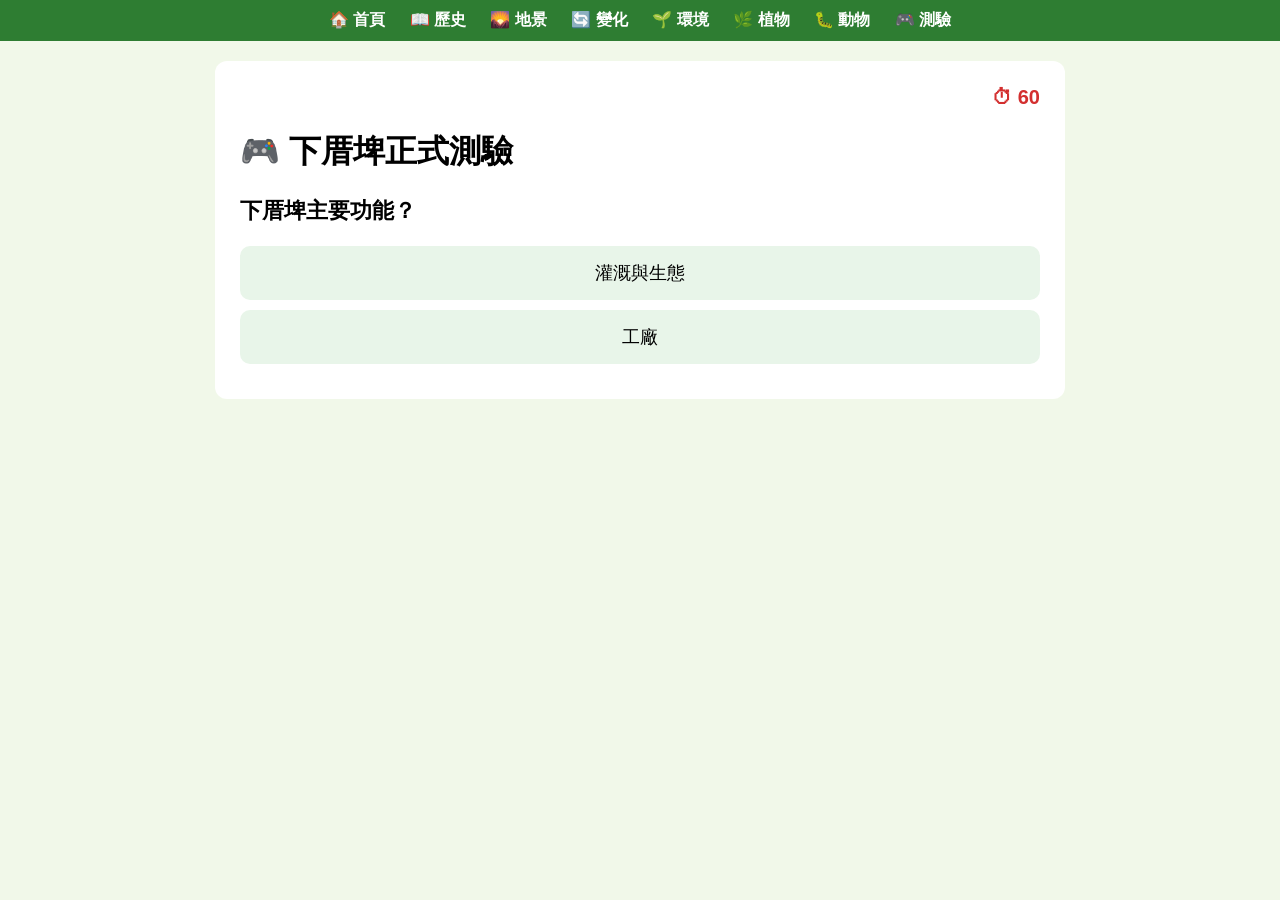
<file: taoyuan-Xiachu-Pond-main/game.html>
<!DOCTYPE html>
<html>
<head>
<meta charset="UTF-8">
<title>下厝埤正式測驗</title>

<style>
body{
  font-family: Arial;
  background:#f1f8e9;
  margin:0;
}

.navbar{
  background:#2e7d32;
  padding:10px;
  text-align:center;
  position:sticky;
  top:0;
}

.navbar a{
  color:white;
  margin:10px;
  text-decoration:none;
  font-weight:bold;
}

.card{
  max-width:800px;
  margin:20px auto;
  background:white;
  padding:25px;
  border-radius:12px;
}

/* ⏱ */
#timer{
  font-size:20px;
  font-weight:bold;
  color:#d32f2f;
  text-align:right;
}

/* 題目 */
#question{
  font-size:22px;
  font-weight:bold;
  margin:20px 0;
}

/* 選項 */
#answers button{
  display:block;
  width:100%;
  padding:15px;
  margin:10px 0;
  font-size:18px;
  border:none;
  border-radius:10px;
  background:#e8f5e9;
  cursor:pointer;
}

.correct{background:#a5d6a7 !important;}
.wrong{background:#ef9a9a !important;}

/* 🎉 動畫結果 */
.resultBox{
  text-align:center;
  animation: pop 0.6s ease;
}

@keyframes pop{
  0%{transform:scale(0.6);opacity:0;}
  100%{transform:scale(1);opacity:1;}
}

.grade{
  font-size:28px;
  font-weight:bold;
  margin-top:10px;
}
</style>
</head>

<body>

<div class="navbar">
  <a href="index.html">🏠 首頁</a>
  <a href="history.html">📖 歷史</a>
  <a href="geography.html">🌄 地景</a>
  <a href="change.html">🔄 變化</a>
  <a href="environment.html">🌱 環境</a>
  <a href="plants.html">🌿 植物</a>
  <a href="insects.html">🐛 動物</a>
  <a href="game.html">🎮 測驗</a>
</div>

<div class="card">

<div id="timer">⏱ 60</div>

<h1>🎮 下厝埤正式測驗</h1>

<p id="question"></p>

<div id="answers"></div>

<div id="review"></div>

</div>

<script>

let time = 60;
let score = 0;
let index = 0;
let timer;

let wrongList = [];

const quiz = [
{q:"下厝埤主要功能？",a:["灌溉與生態","工廠"],c:0,exp:"早期作為農業灌溉與蓄水"},
{q:"埤塘形成原因？",a:["降雨不均","火山爆發"],c:0,exp:"桃園降雨不均需蓄水"},
{q:"白鷺鷥代表？",a:["生態良好","污染嚴重"],c:0,exp:"屬於環境指標鳥類"},
{q:"蜻蜓幼蟲在哪？",a:["水中","天空"],c:0,exp:"稚蟲生活在水域"},
{q:"青蛙屬於？",a:["兩棲類","魚類"],c:0,exp:"可水陸生活"},
{q:"植物角色？",a:["生產者","消費者"],c:0,exp:"行光合作用"},
{q:"埤塘功能？",a:["水資源調節","道路"],c:0,exp:"儲水與調節水量"},
{q:"生態核心？",a:["食物鏈","汽車"],c:0,exp:"維持生態系運作"}
];

function startTimer(){
  timer = setInterval(()=>{
    time--;
    document.getElementById("timer").innerText = "⏱ " + time;

    if(time <= 0){
      time = 0;
      finish();
    }
  },1000);
}

function load(){
  if(index >= quiz.length){
    finish();
    return;
  }

  let q = quiz[index];
  document.getElementById("question").innerText = q.q;

  let html = "";
  q.a.forEach((a,i)=>{
    html += `<button onclick="answer(this,${i})">${a}</button>`;
  });

  document.getElementById("answers").innerHTML = html;
}

function answer(btn,i){

  let q = quiz[index];
  let buttons = document.querySelectorAll("#answers button");

  buttons.forEach(b => b.disabled = true);

  let correct = (i === q.c);

  if(correct){
    score++;
    btn.classList.add("correct");
  }else{
    btn.classList.add("wrong");
    wrongList.push({
      question:q.q,
      your:i,
      correct:q.a[q.c],
      explanation:q.exp
    });
  }

  setTimeout(()=>{
    index++;
    load();
  },600);
}

function finish(){
  clearInterval(timer);

  let grade = "";
  let percent = score / quiz.length;

  if(percent >= 0.8) grade = "A 🌟 優秀";
  else if(percent >= 0.6) grade = "B 🌿 普通";
  else grade = "C 🌱 加油";

  document.getElementById("question").innerHTML =
    `<div class="resultBox">
      🎉 測驗完成<br><br>
      分數：${score} / ${quiz.length}<br>
      <div class="grade">${grade}</div>
    </div>`;

  let reviewHTML = "<h2>📌 錯題回顧</h2>";

  if(wrongList.length === 0){
    reviewHTML += "<p>全部答對 🎉 很棒！</p>";
  }else{
    wrongList.forEach(w=>{
      reviewHTML += `
        <div class="card">
          <p><b>題目：</b>${w.question}</p>
          <p><b>正確答案：</b>${w.correct}</p>
          <p><b>解析：</b>${w.explanation}</p>
        </div>
      `;
    });
  }

  document.getElementById("answers").innerHTML = "";
  document.getElementById("review").innerHTML = reviewHTML;
}

load();
startTimer();

</script>

</body>
</html>
</file>
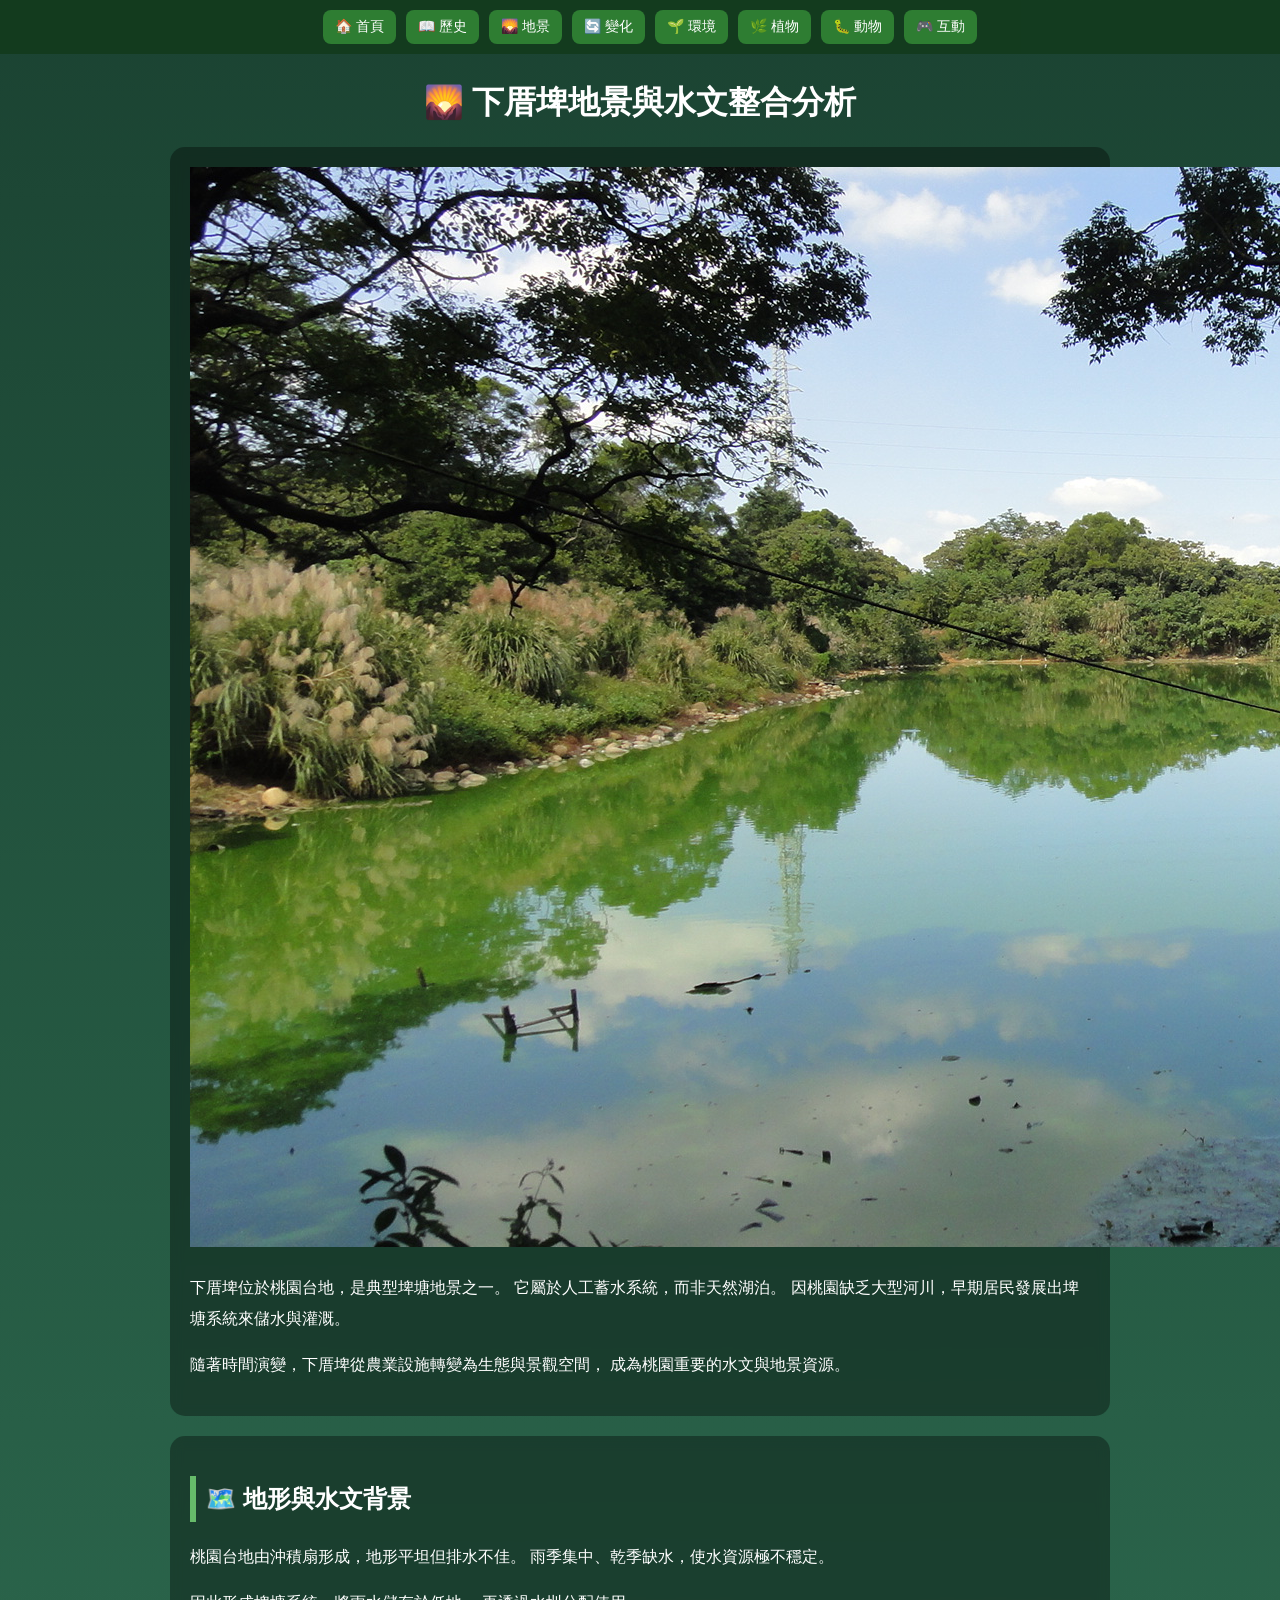
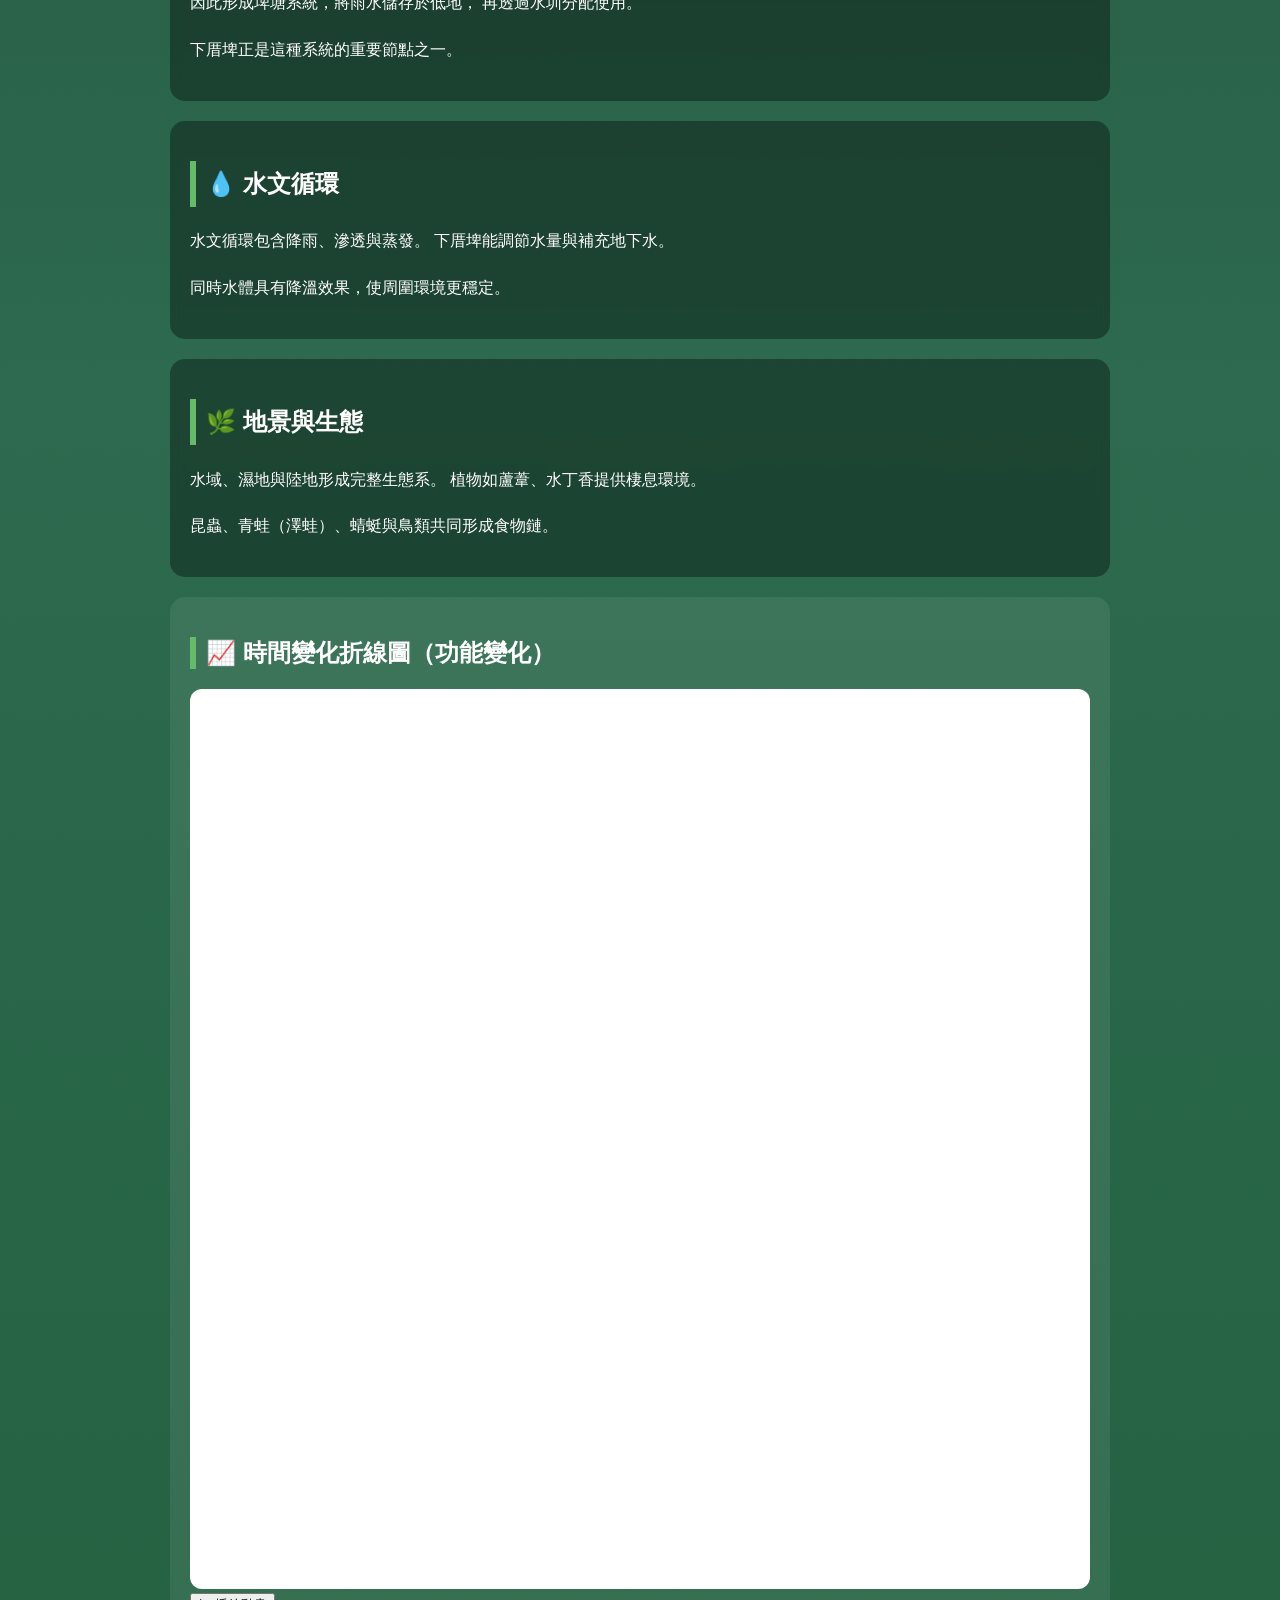
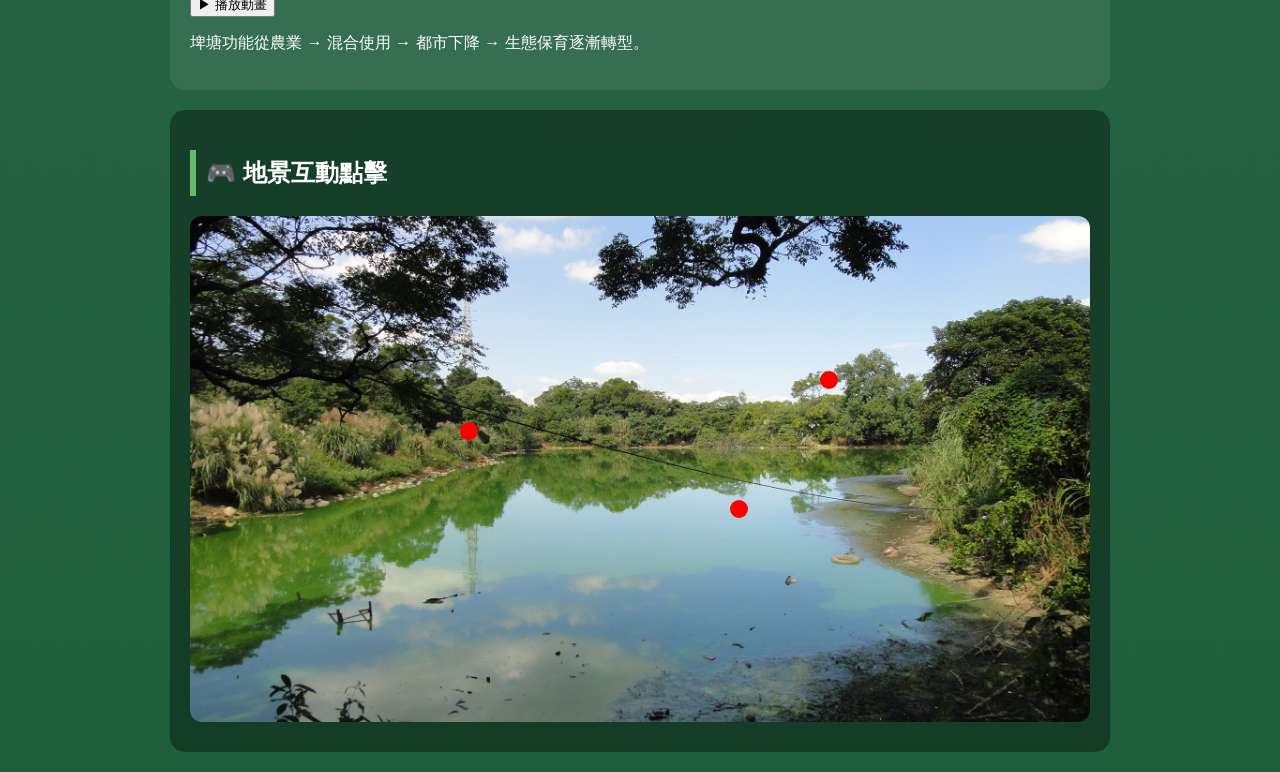
<file: taoyuan-Xiachu-Pond-main/geography.html>
<!DOCTYPE html>
<html>
<head>
<meta charset="UTF-8">
<title>下厝埤地景與互動分析</title>

<style>
body{
  margin:0;
  font-family:Arial;
  background: linear-gradient(to bottom, #1b4332, #2d6a4f, #1f5e3b);
  color:white;
  padding-top:60px;
}

.navbar{
  position:fixed;
  top:0;
  width:100%;
  background:rgba(20,60,30,0.95);
  display:flex;
  justify-content:center;
  gap:10px;
  padding:10px;
  z-index:999;
}

.navbar a{
  color:white;
  text-decoration:none;
  padding:8px 12px;
  border-radius:8px;
  background:#2e7d32;
  font-size:14px;
}

.card{
  max-width:900px;
  margin:20px auto;
  background:rgba(0,0,0,0.35);
  padding:20px;
  border-radius:15px;
  backdrop-filter:blur(6px);
  line-height:1.9;
}

h1{
  text-align:center;
}

h2{
  border-left:6px solid #66bb6a;
  padding-left:10px;
}

/* 📈 圖表 */
.chart-box{
  max-width:900px;
  margin:20px auto;
  background:rgba(255,255,255,0.08);
  padding:20px;
  border-radius:15px;
}

.bar{
  height:25px;
  margin:10px 0;
  background:#66bb6a;
  border-radius:8px;
  animation:grow 1.8s ease-in-out;
}

@keyframes grow{
  from{width:0;}
}

/* 📊 canvas */
canvas{
  background:white;
  border-radius:12px;
  width:100%;
}

/* 🎮 互動地圖 */
.map{
  position:relative;
  max-width:900px;
  margin:auto;
}

.map img{
  width:100%;
  border-radius:12px;
}

.hotspot{
  position:absolute;
  width:18px;
  height:18px;
  border-radius:50%;
  background:red;
  cursor:pointer;
  animation:pulse 1.5s infinite;
}

@keyframes pulse{
  0%{transform:scale(1);}
  50%{transform:scale(1.4);}
  100%{transform:scale(1);}
}

.popup{
  position:fixed;
  bottom:20px;
  left:50%;
  transform:translateX(-50%);
  background:#222;
  padding:15px;
  border-radius:10px;
  display:none;
  max-width:400px;
}
</style>
</head>

<body>

<!-- NAV -->
<div class="navbar">
<a href="index.html">🏠 首頁</a>
<a href="history.html">📖 歷史</a>
<a href="geography.html">🌄 地景</a>
<a href="change.html">🔄 變化</a>
<a href="environment.html">🌱 環境</a>
<a href="plants.html">🌿 植物</a>
<a href="insects.html">🐛 動物</a>
<a href="game.html">🎮 互動</a>
</div>

<h1>🌄 下厝埤地景與水文整合分析</h1>

<!-- 圖片 + 基礎介紹 -->
<div class="card">
<img src="images/地景.JPG">

<p>
下厝埤位於桃園台地，是典型埤塘地景之一。
它屬於人工蓄水系統，而非天然湖泊。
因桃園缺乏大型河川，早期居民發展出埤塘系統來儲水與灌溉。
</p>

<p>
隨著時間演變，下厝埤從農業設施轉變為生態與景觀空間，
成為桃園重要的水文與地景資源。
</p>
</div>

<!-- 地形 -->
<div class="card">
<h2>🗺️ 地形與水文背景</h2>

<p>
桃園台地由沖積扇形成，地形平坦但排水不佳。
雨季集中、乾季缺水，使水資源極不穩定。
</p>

<p>
因此形成埤塘系統，將雨水儲存於低地，
再透過水圳分配使用。
</p>

<p>
下厝埤正是這種系統的重要節點之一。
</p>
</div>

<!-- 水文 -->
<div class="card">
<h2>💧 水文循環</h2>

<p>
水文循環包含降雨、滲透與蒸發。
下厝埤能調節水量與補充地下水。
</p>

<p>
同時水體具有降溫效果，使周圍環境更穩定。
</p>
</div>

<!-- 生態 -->
<div class="card">
<h2>🌿 地景與生態</h2>

<p>
水域、濕地與陸地形成完整生態系。
植物如蘆葦、水丁香提供棲息環境。
</p>

<p>
昆蟲、青蛙（澤蛙）、蜻蜓與鳥類共同形成食物鏈。
</p>
</div>

<!-- 折線圖 -->
<div class="chart-box">
<h2>📈 時間變化折線圖（功能變化）</h2>

<canvas id="chart" height="300"></canvas>

<br>
<button onclick="play()">▶ 播放動畫</button>

<p>
埤塘功能從農業 → 混合使用 → 都市下降 → 生態保育逐漸轉型。
</p>
</div>

<!-- 互動地圖 -->
<div class="card">
<h2>🎮 地景互動點擊</h2>

<div class="map">
  <img src="images/地景.JPG">

  <div class="hotspot" style="top:40%;left:30%;" onclick="show('水域：核心蓄水與生態中心')"></div>
  <div class="hotspot" style="top:55%;left:60%;" onclick="show('濕地：植物與昆蟲棲地')"></div>
  <div class="hotspot" style="top:30%;left:70%;" onclick="show('岸邊：人類活動與觀察區')"></div>
</div>
</div>

<div class="popup" id="popup"></div>

<!-- JS -->
<script>
const canvas = document.getElementById("chart");
const ctx = canvas.getContext("2d");

let data = [10, 35, 25, 70, 85, 60];
let index = 0;

function draw(){
  ctx.clearRect(0,0,800,300);

  ctx.beginPath();
  ctx.moveTo(0,300-data[0]*3);

  for(let i=0;i<index;i++){
    ctx.lineTo(i*140,300-data[i]*3);
  }

  ctx.strokeStyle="#66bb6a";
  ctx.lineWidth=3;
  ctx.stroke();
}

function play(){
  index = 0;
  let t = setInterval(()=>{
    index++;
    draw();
    if(index>=data.length) clearInterval(t);
  },500);
}

function show(text){
  let p = document.getElementById("popup");
  p.innerText = text;
  p.style.display="block";

  setTimeout(()=>p.style.display="none",2500);
}

draw();
</script>

</body>
</html>
</file>
<file: taoyuan-Xiachu-Pond-main/style.css>
/* 🌿 背景 */
body {
  margin: 0;
  font-family: Arial, sans-serif;

  background: linear-gradient(to bottom, #1b4332, #2d6a4f, #1f5e3b);
  color: white;

  padding-top: 60px;

  font-size: 18px;
  line-height: 1.8;
}

/* 🌿 導覽列 */
.navbar {
  position: fixed;
  top: 0;
  left: 0;
  width: 100%;

  background: rgba(20, 60, 30, 0.95);

  display: flex;
  justify-content: center;
  gap: 10px;

  padding: 10px;

  z-index: 999;
}

/* 🌿 導覽按鈕 */
.navbar a {
  color: white;
  text-decoration: none;

  padding: 8px 12px;

  border-radius: 8px;

  background: #2e7d32;

  transition: 0.3s;

  font-size: 14px;
}

.navbar a:hover {
  background: #66bb6a;
  transform: translateY(-2px);
}

/* 🌿 主標題 */
h1 {
  font-size: 40px;
  text-align: center;

  margin-top: 20px;
}

/* 🌿 次標題 */
h2 {
  border-left: 6px solid #66bb6a;

  padding-left: 10px;

  font-size: 28px;
}

/* 🌿 段落文字 */
p {
  line-height: 1.8;
  font-size: 18px;
}

/* 🌿 卡片 */
.card {
  background: rgba(0, 0, 0, 0.35);

  padding: 20px;

  border-radius: 15px;

  margin: 15px 0;

  backdrop-filter: blur(6px);

  box-shadow: 0 4px 15px rgba(0,0,0,0.3);
}

/* 🌿 圖片（通用） */
img {
  width: 65%;
  max-width: 650px;

  height: auto;

  display: block;

  margin: 25px auto;

  border-radius: 15px;

  box-shadow: 0 4px 12px rgba(0,0,0,0.2);

  transition: 0.3s;
}

img:hover {
  transform: scale(1.02);
}

/* 🌿 生態圖片（動物頁專用，更穩） */
.eco-img {
  width: 65%;
  max-width: 650px;

  display: block;
  margin: 20px auto;

  border-radius: 15px;

  box-shadow: 0 4px 12px rgba(0,0,0,0.2);

  transition: 0.3s;
}

.eco-img:hover {
  transform: scale(1.02);
}

/* 🌿 葉子 */
.leaf {
  position: fixed;

  top: -50px;

  width: 22px;
  height: 22px;

  background-image: url("https://upload.wikimedia.org/wikipedia/commons/3/36/Leaf_icon_15.svg");

  background-size: cover;

  opacity: 0.8;

  animation: fall linear infinite;
}

/* 🌿 葉子動畫 */
@keyframes fall {

  0% {
    transform: translateY(-10vh) rotate(0deg);
  }

  100% {
    transform: translateY(110vh) rotate(360deg);
  }

}
</file>
<file: style.css>
body{
  margin:0;
  font-family:Arial,sans-serif;
  background:linear-gradient(to bottom,#1b4332,#2d6a4f,#1f5e3b);
  color:white;
  padding-top:60px;
  font-size:18px;
  line-height:1.8;
}

/* 導覽列 */
.navbar{
  position:fixed;
  top:0;
  left:0;
  width:100%;
  background:rgba(20,60,30,0.95);
  display:flex;
  justify-content:center;
  gap:10px;
  padding:10px;
  z-index:999;
}

.navbar a{
  color:white;
  text-decoration:none;
  padding:8px 12px;
  border-radius:8px;
  background:#2e7d32;
  font-size:14px;
}

/* 標題 */
h1{
  text-align:center;
}

h2{
  border-left:6px solid #66bb6a;
  padding-left:10px;
}

/* 卡片 */
.card{
  max-width:900px;
  margin:20px auto;
  background:rgba(0,0,0,0.35);
  padding:20px;
  border-radius:15px;
  backdrop-filter:blur(6px);
}

/* 📌 第一張地景圖片 */
.landscape-img{
  width:40%;
  max-width:350px;
  height:auto;
  display:block;
  margin:20px auto;
  border-radius:15px;
  box-shadow:0 4px 12px rgba(0,0,0,0.3);
  transition:0.3s;
}

.landscape-img:hover{
  transform:scale(1.03);
}

/* 📌 互動地圖圖片 */
.map{
  position:relative;
  max-width:900px;
  margin:auto;
}

.map img{
  width:70%;
  max-width:600px;
  display:block;
  margin:auto;
  border-radius:12px;
}

/* 通用圖片 */
img{
  max-width:100%;
  height:auto;
  display:block;
  margin:auto;
}

/* 圖表 */
.chart-box{
  max-width:900px;
  margin:20px auto;
  background:rgba(255,255,255,0.08);
  padding:20px;
  border-radius:15px;
}

/* Canvas */
canvas{
  width:100%;
  background:white;
  border-radius:12px;
}

/* 熱點 */
.hotspot{
  position:absolute;
  width:18px;
  height:18px;
  border-radius:50%;
  background:red;
  cursor:pointer;
  animation:pulse 1.5s infinite;
}

@keyframes pulse{
  0%{transform:scale(1);}
  50%{transform:scale(1.4);}
  100%{transform:scale(1);}
}

/* 彈出 */
.popup{
  position:fixed;
  bottom:20px;
  left:50%;
  transform:translateX(-50%);
  background:#222;
  padding:15px;
  border-radius:10px;
  display:none;
  max-width:400px;
}
</file>
